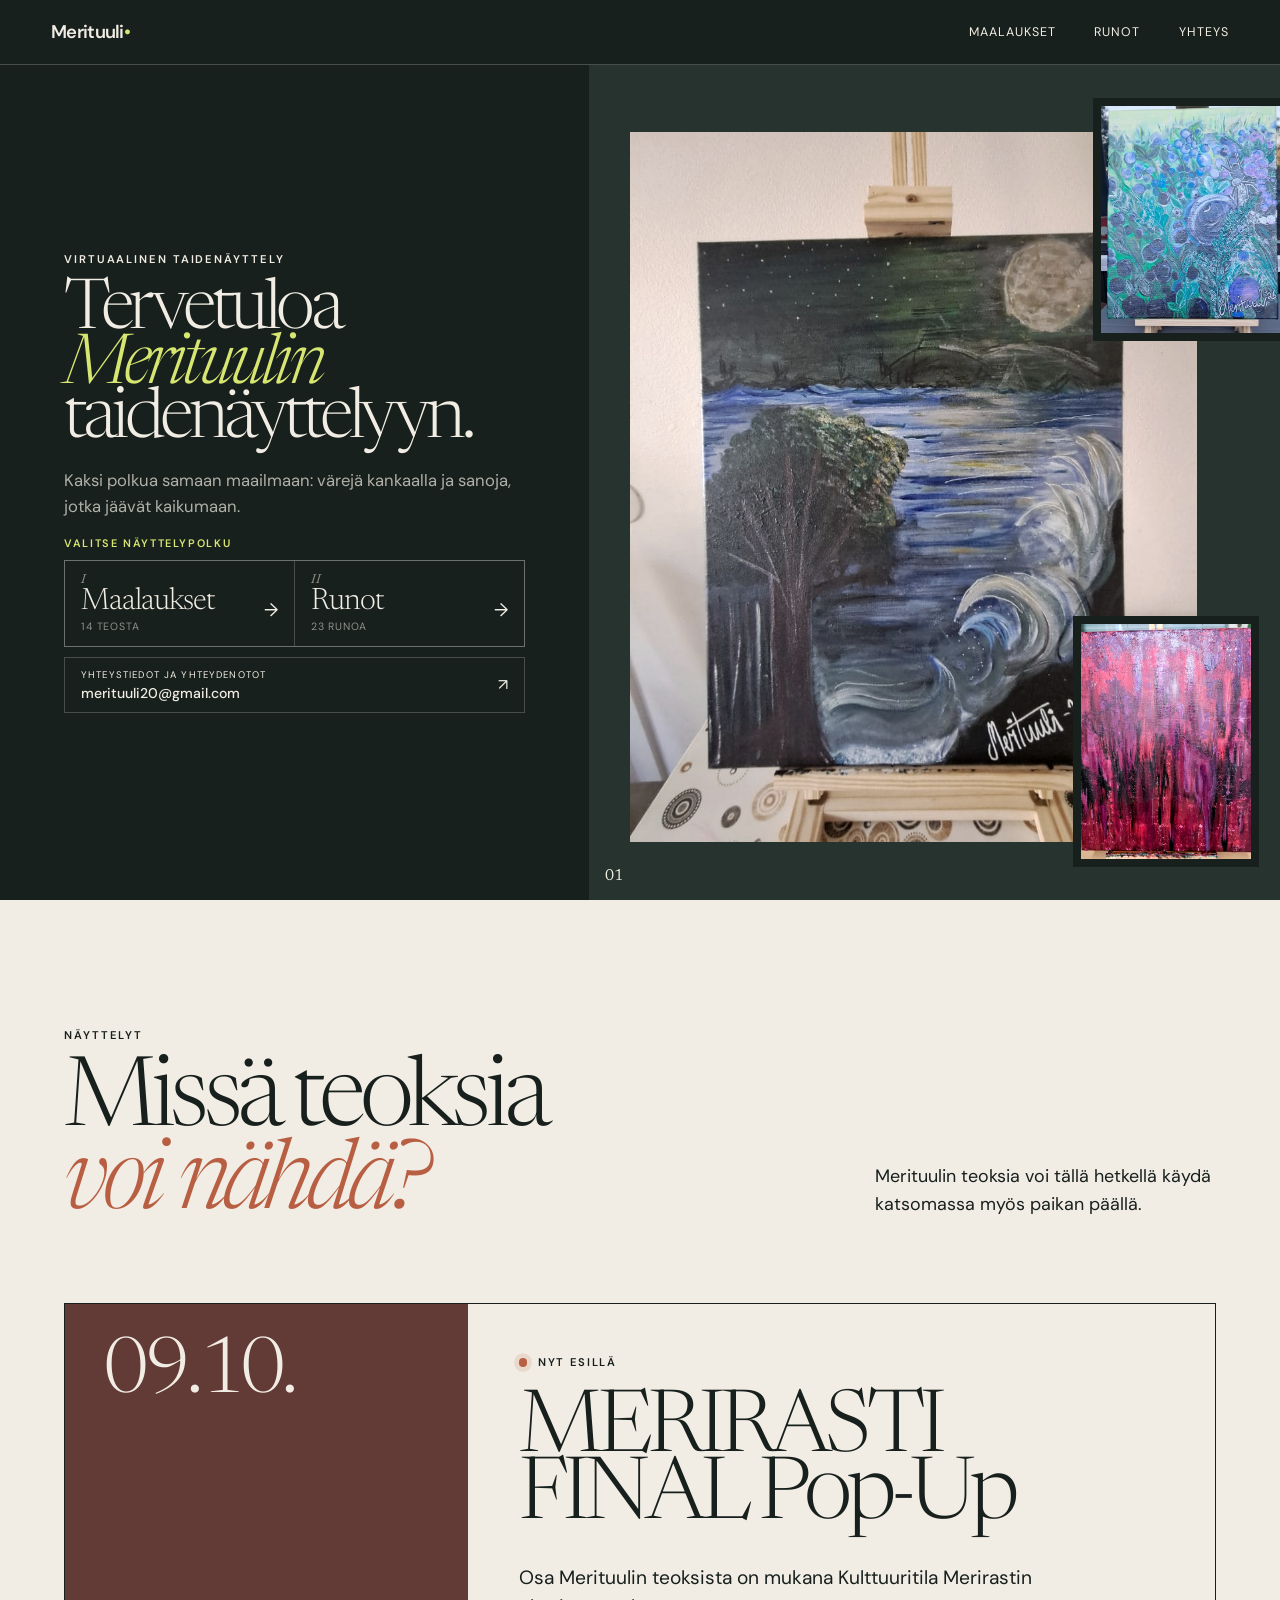
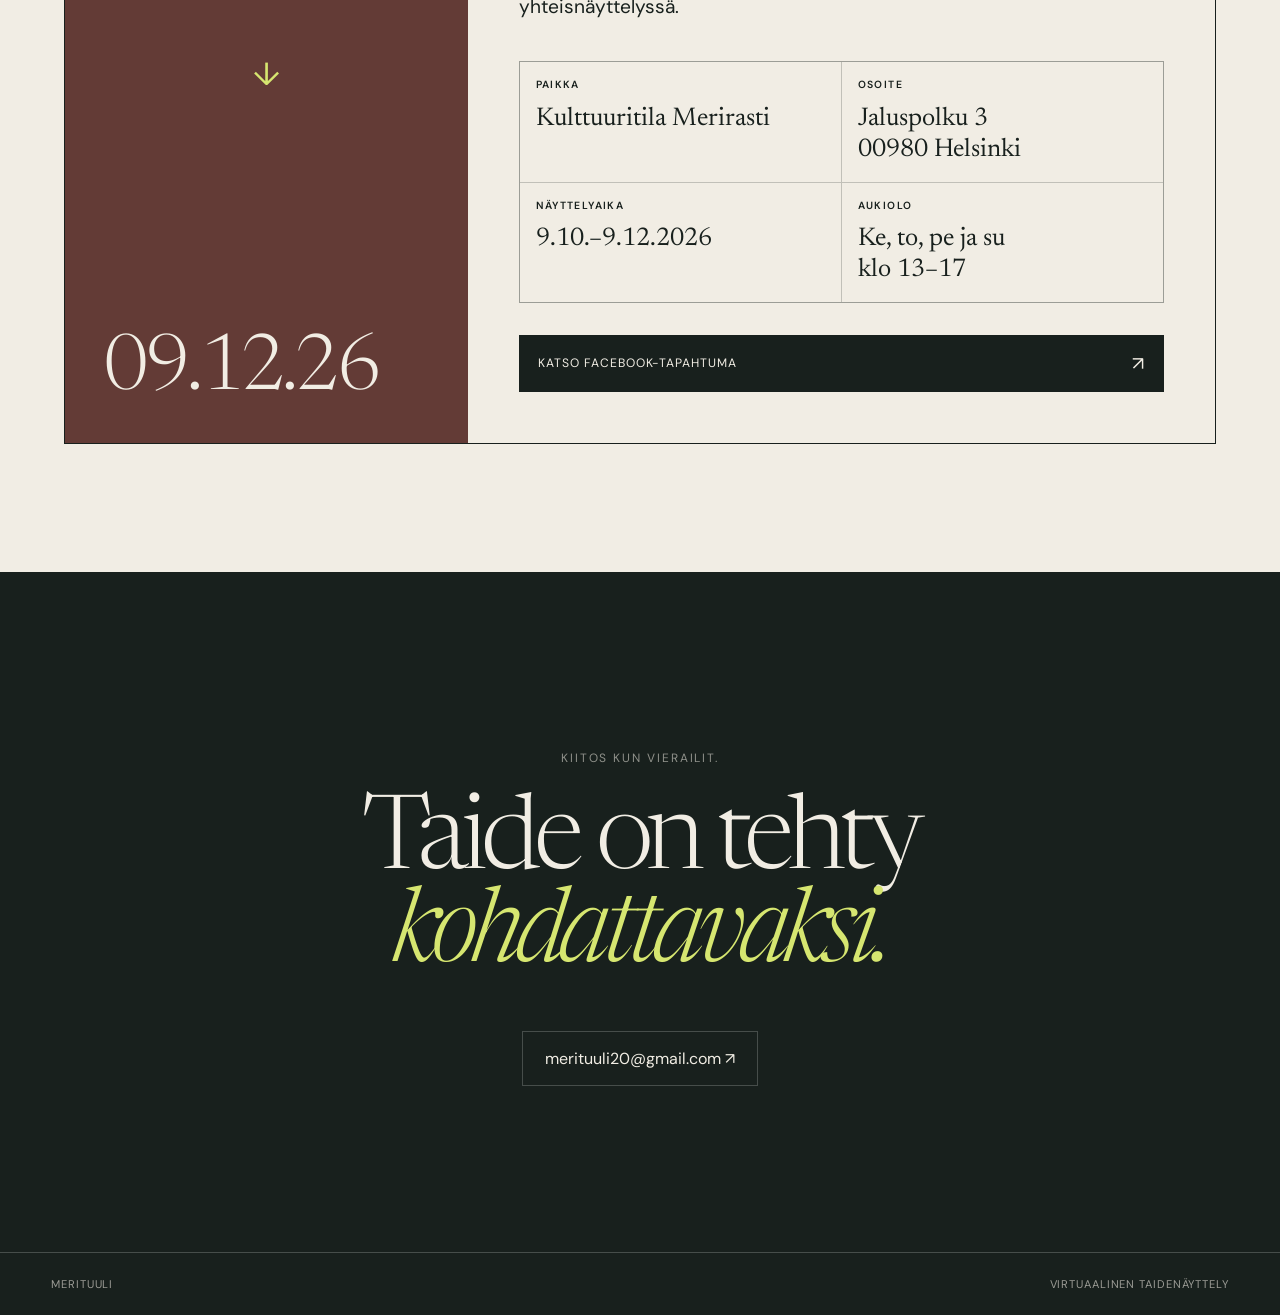
<file: index.html>
<!doctype html>
<html lang="fi">
<head>
  <meta charset="utf-8">
  <meta name="viewport" content="width=device-width, initial-scale=1">
  <meta name="description" content="Merituulin virtuaalinen taidenäyttely – maalauksia ja runoja.">
  <meta name="theme-color" content="#171d19">
  <title>Merituuli — virtuaalinen taidenäyttely</title>
  <link rel="icon" href="assets/favicon.svg" type="image/svg+xml">
  <link rel="stylesheet" href="styles.css?v=9">
  <script src="home.js?v=1" defer></script>
  <!-- Google tag (gtag.js) -->
  <script async src="https://www.googletagmanager.com/gtag/js?id=G-77CW31H95Y"></script>
  <script>
    window.dataLayer = window.dataLayer || [];
    function gtag(){dataLayer.push(arguments);}
    gtag('js', new Date());

    gtag('config', 'G-77CW31H95Y');
  </script>
</head>
<body class="home">
  <a class="skip-link" href="#sisalto">Siirry sisältöön</a>
  <header class="site-header">
    <a class="wordmark" href="index.html" aria-label="Merituuli, etusivu">Merituuli<span>•</span></a>
    <nav aria-label="Päänavigaatio">
      <a href="maalaukset.html">Maalaukset</a>
      <a href="runot.html">Runot</a>
      <a href="mailto:merituuli20@gmail.com">Yhteys</a>
    </nav>
  </header>

  <main id="sisalto">
    <section class="hero" aria-labelledby="hero-title">
      <div class="hero-copy">
        <p class="eyebrow">Virtuaalinen taidenäyttely</p>
        <h1 id="hero-title">Tervetuloa<br><em>Merituulin</em><br>taidenäyttelyyn.</h1>
        <p class="hero-intro">Kaksi polkua samaan maailmaan: värejä kankaalla ja sanoja, jotka jäävät kaikumaan.</p>

        <div class="hero-start" aria-label="Valitse näyttelypolku">
          <p class="hero-start-label">Valitse näyttelypolku</p>
          <div class="hero-choices">
            <a class="hero-choice hero-choice--paintings" href="maalaukset.html">
              <span>I</span>
              <strong>Maalaukset</strong>
              <small>14 teosta</small>
              <b aria-hidden="true">→</b>
            </a>
            <a class="hero-choice hero-choice--poems" href="runot.html">
              <span>II</span>
              <strong>Runot</strong>
              <small>23 runoa</small>
              <b aria-hidden="true">→</b>
            </a>
          </div>
          <a class="hero-contact" href="mailto:merituuli20@gmail.com">
            <span>Yhteystiedot ja yhteydenotot</span>
            <strong>merituuli20@gmail.com</strong>
            <b aria-hidden="true">↗</b>
          </a>
        </div>
      </div>
      <div class="hero-art" aria-label="Poimintoja Merituulin maalauksista">
        <figure class="hero-art-main">
          <img src="assets/images/tyhja-aalto.jpeg" alt="Tyhjä aalto -maalaus, kuun valaisema tumma merimaisema" fetchpriority="high">
        </figure>
        <figure class="hero-art-accent hero-art-accent--top">
          <img src="assets/images/mustikat.jpeg" alt="Yksityiskohta Mustikat-maalauksesta">
        </figure>
        <figure class="hero-art-accent hero-art-accent--bottom">
          <img src="assets/images/purple-rain.jpeg" alt="Yksityiskohta Purple rain -maalauksesta">
        </figure>
        <span class="hero-number" aria-hidden="true">01</span>
      </div>
    </section>

    <section class="exhibitions" id="nayttelyt" aria-labelledby="exhibitions-title" data-exhibitions hidden>
      <div class="exhibitions-intro">
        <div>
          <p class="eyebrow">Näyttelyt</p>
          <h2 id="exhibitions-title">Missä teoksia<br><em>voi nähdä?</em></h2>
        </div>
        <p>Merituulin teoksia voi tällä hetkellä käydä katsomassa myös paikan päällä.</p>
      </div>

      <article class="exhibition-card" data-exhibition-end="2026-12-09T17:00:00+02:00" hidden>
        <div class="exhibition-date" aria-label="Näyttely 9. lokakuuta – 9. joulukuuta 2026">
          <time datetime="2026-10-09">09.10.</time>
          <span aria-hidden="true">↓</span>
          <time datetime="2026-12-09">09.12.26</time>
        </div>
        <div class="exhibition-details">
          <p class="exhibition-status"><span aria-hidden="true"></span>Nyt esillä</p>
          <h3>MERIRASTI<br>FINAL Pop-Up</h3>
          <p class="exhibition-lead">Osa Merituulin teoksista on mukana Kulttuuritila Merirastin yhteisnäyttelyssä.</p>
          <dl>
            <div>
              <dt>Paikka</dt>
              <dd>Kulttuuritila Merirasti</dd>
            </div>
            <div>
              <dt>Osoite</dt>
              <dd>Jaluspolku 3<br>00980 Helsinki</dd>
            </div>
            <div>
              <dt>Näyttelyaika</dt>
              <dd><time datetime="2026-10-09">9.10.</time>–<time datetime="2026-12-09">9.12.2026</time></dd>
            </div>
            <div>
              <dt>Aukiolo</dt>
              <dd>Ke, to, pe ja su<br>klo 13–17</dd>
            </div>
          </dl>
          <a class="facebook-link" href="https://www.facebook.com/events/1655878799288100/1655878875954759/" target="_blank" rel="noopener noreferrer">
            Katso Facebook-tapahtuma <span aria-hidden="true">↗</span>
          </a>
        </div>
      </article>
    </section>

    <section class="invitation" aria-label="Yhteystiedot">
      <p>Kiitos kun vierailit.</p>
      <h2>Taide on tehty<br><em>kohdattavaksi.</em></h2>
      <a href="mailto:merituuli20@gmail.com">merituuli20@gmail.com <span aria-hidden="true">↗</span></a>
    </section>
  </main>

  <footer class="site-footer">
    <span>Merituuli</span>
    <span>Virtuaalinen taidenäyttely</span>
  </footer>
</body>
</html>
</file>
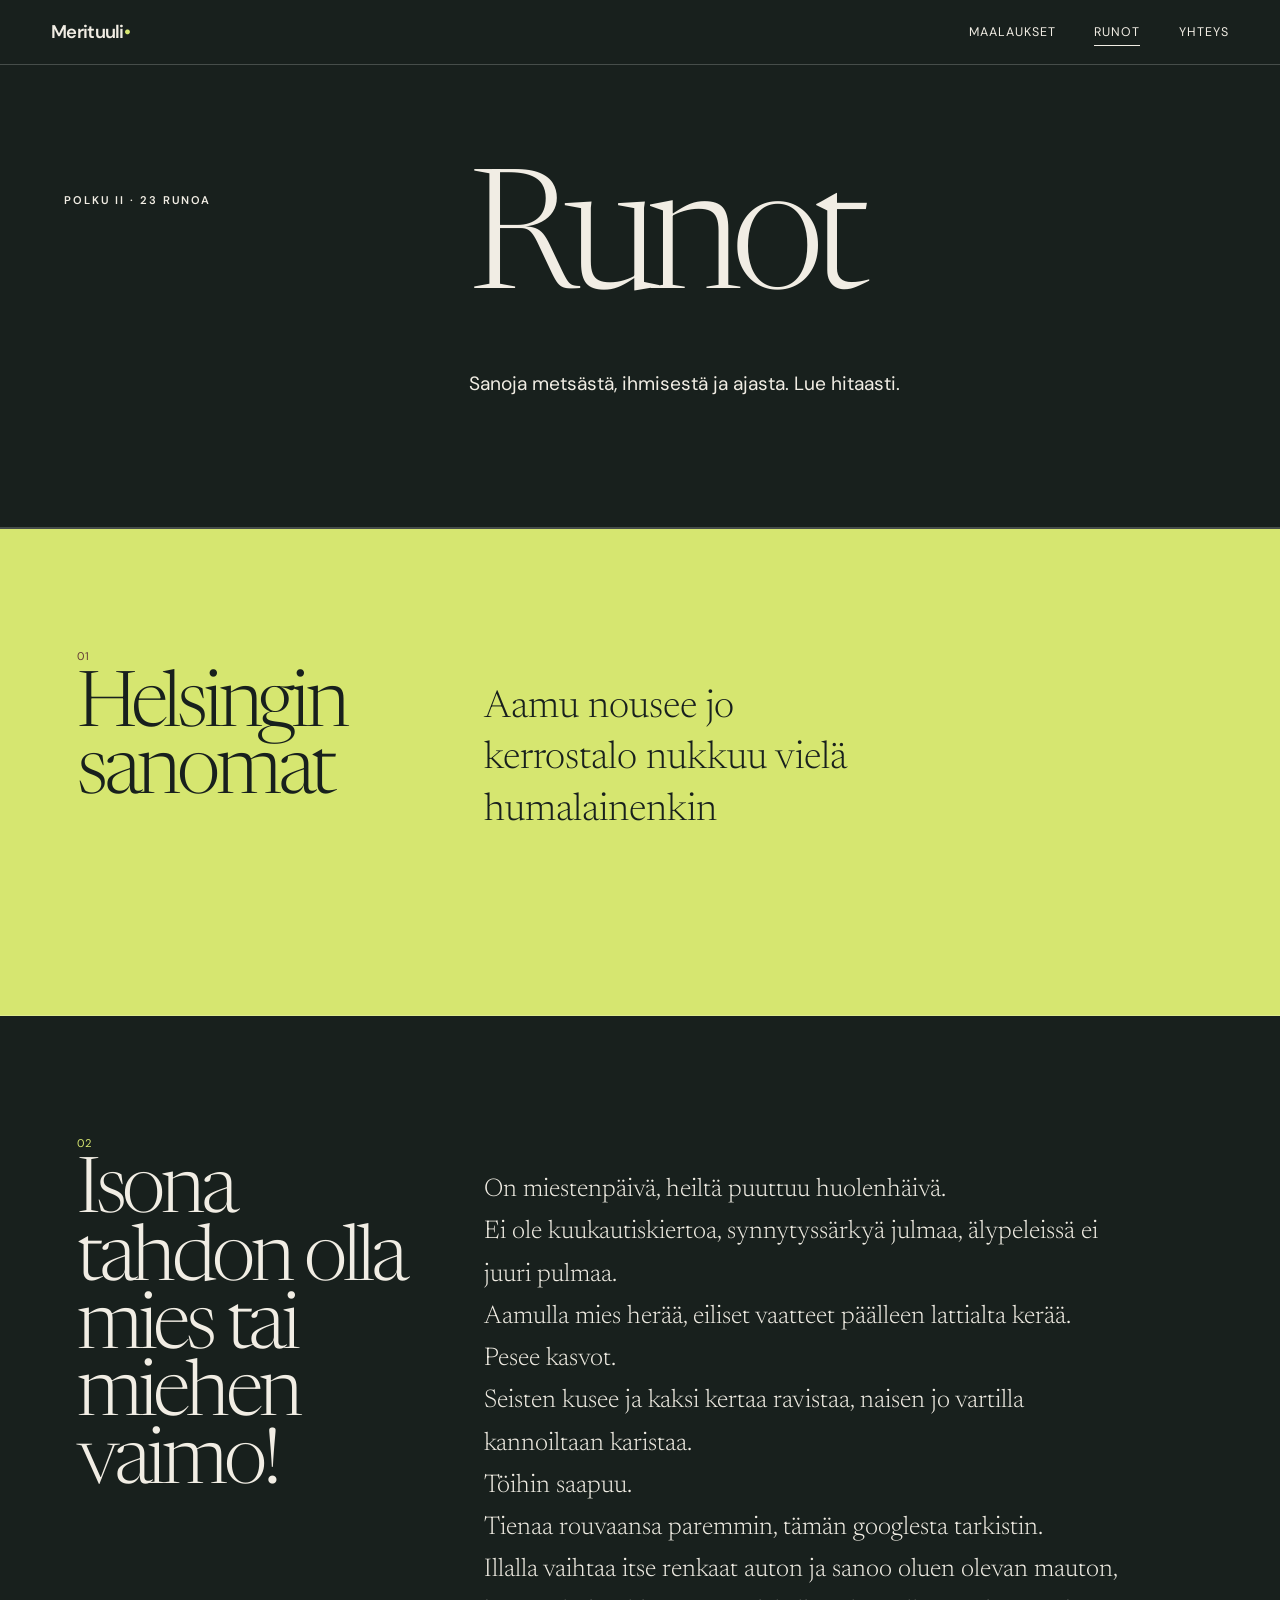
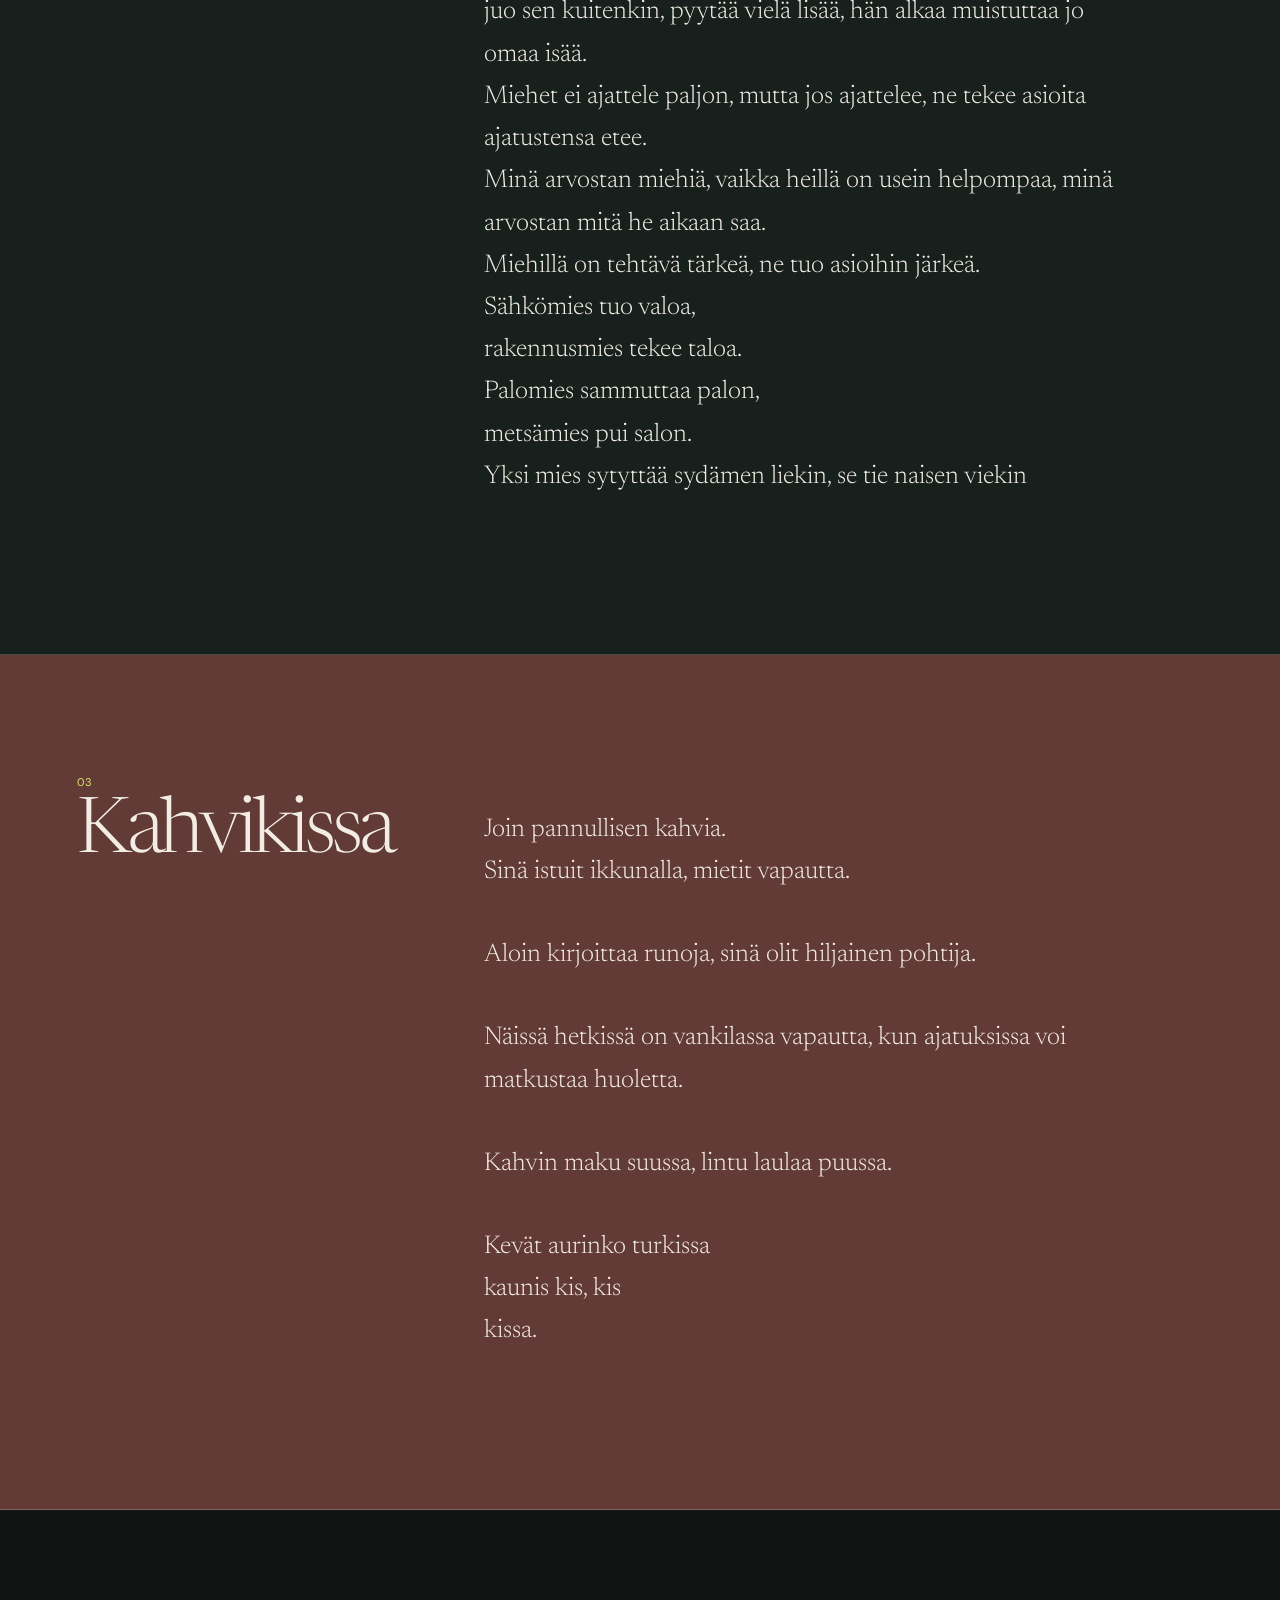
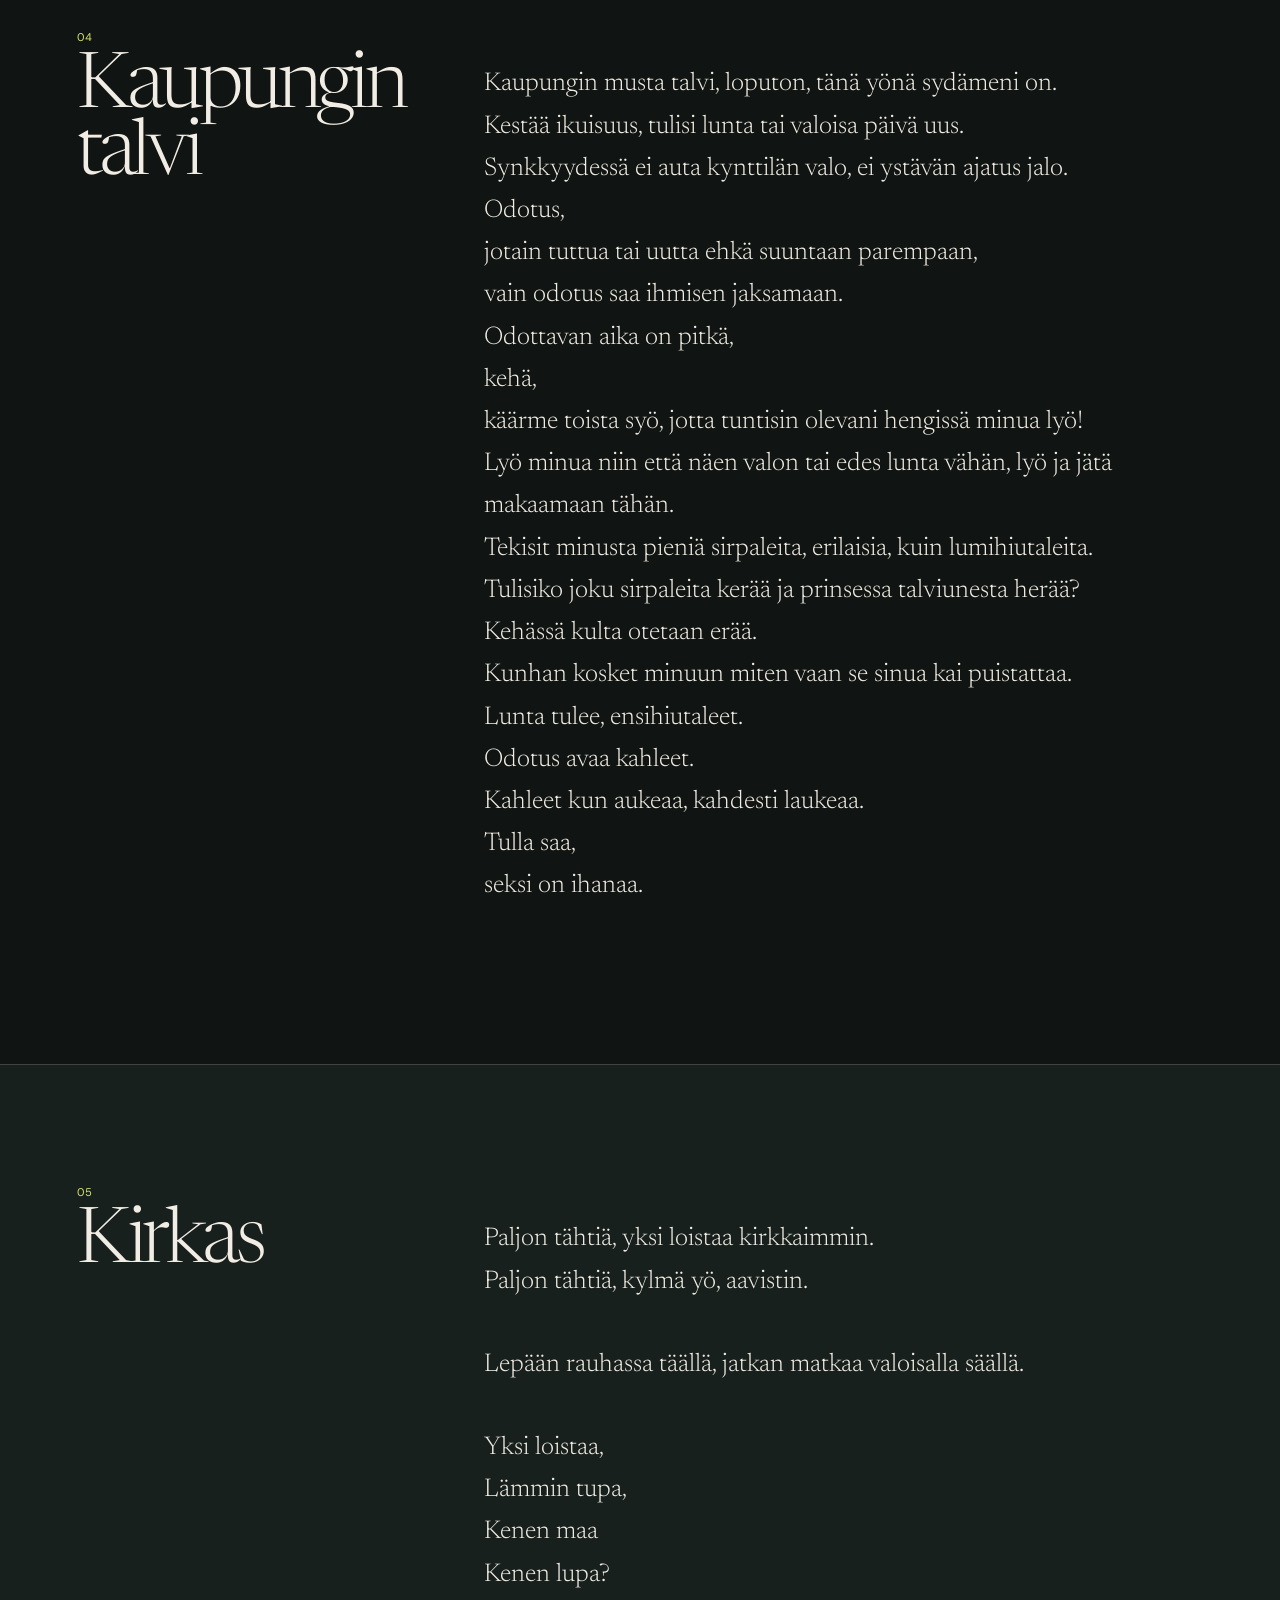
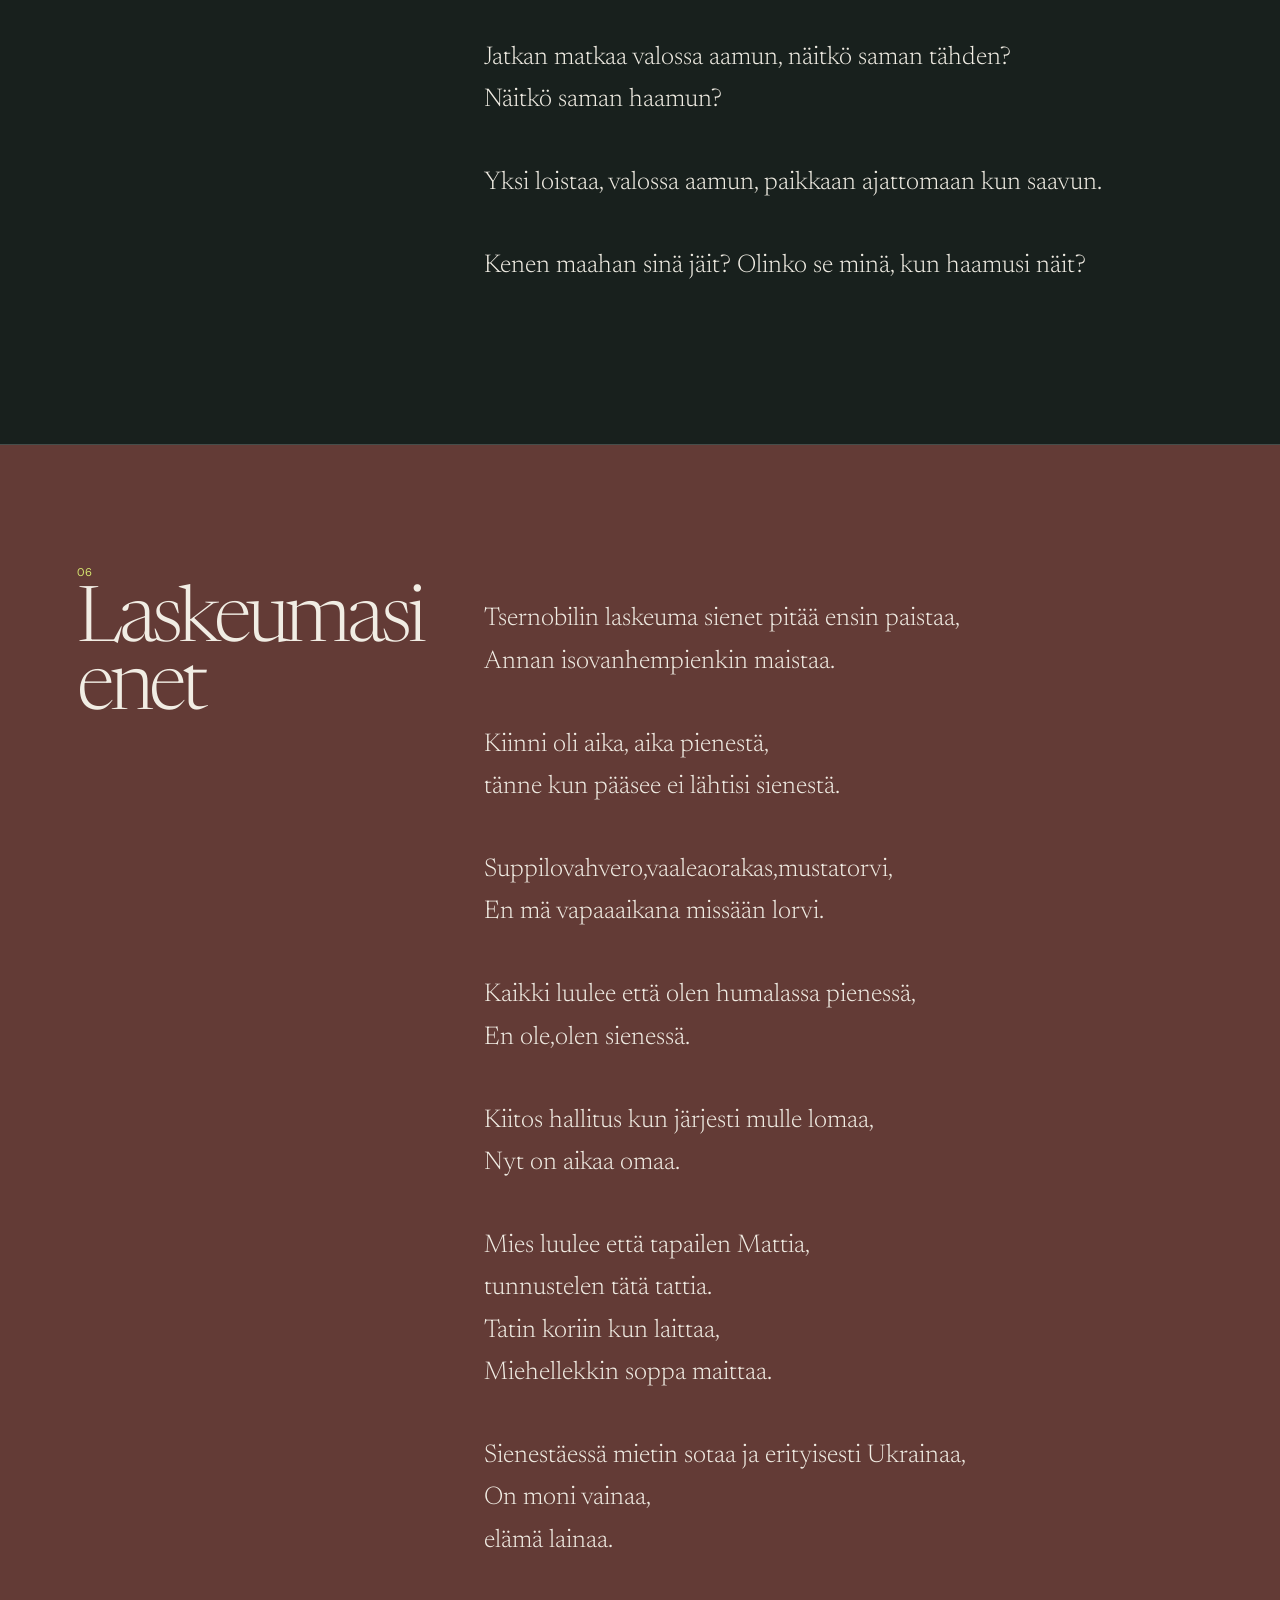
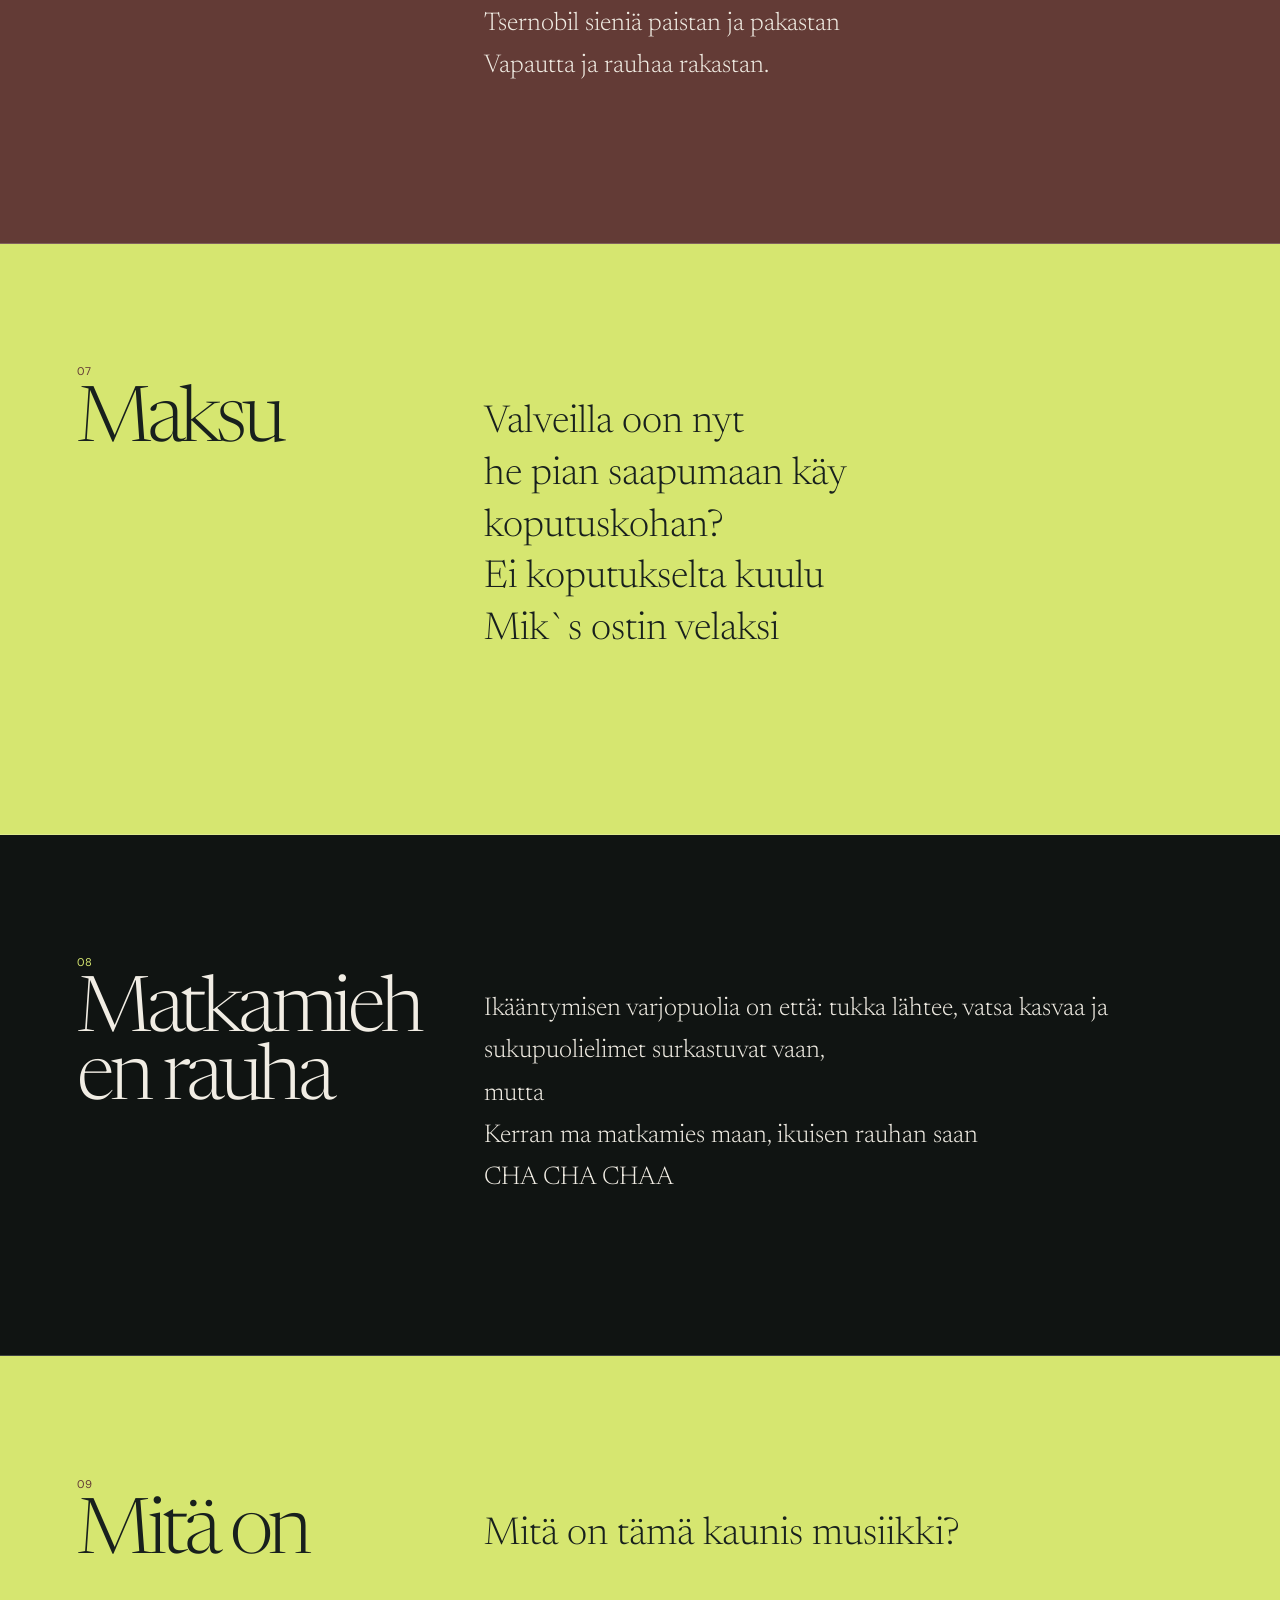
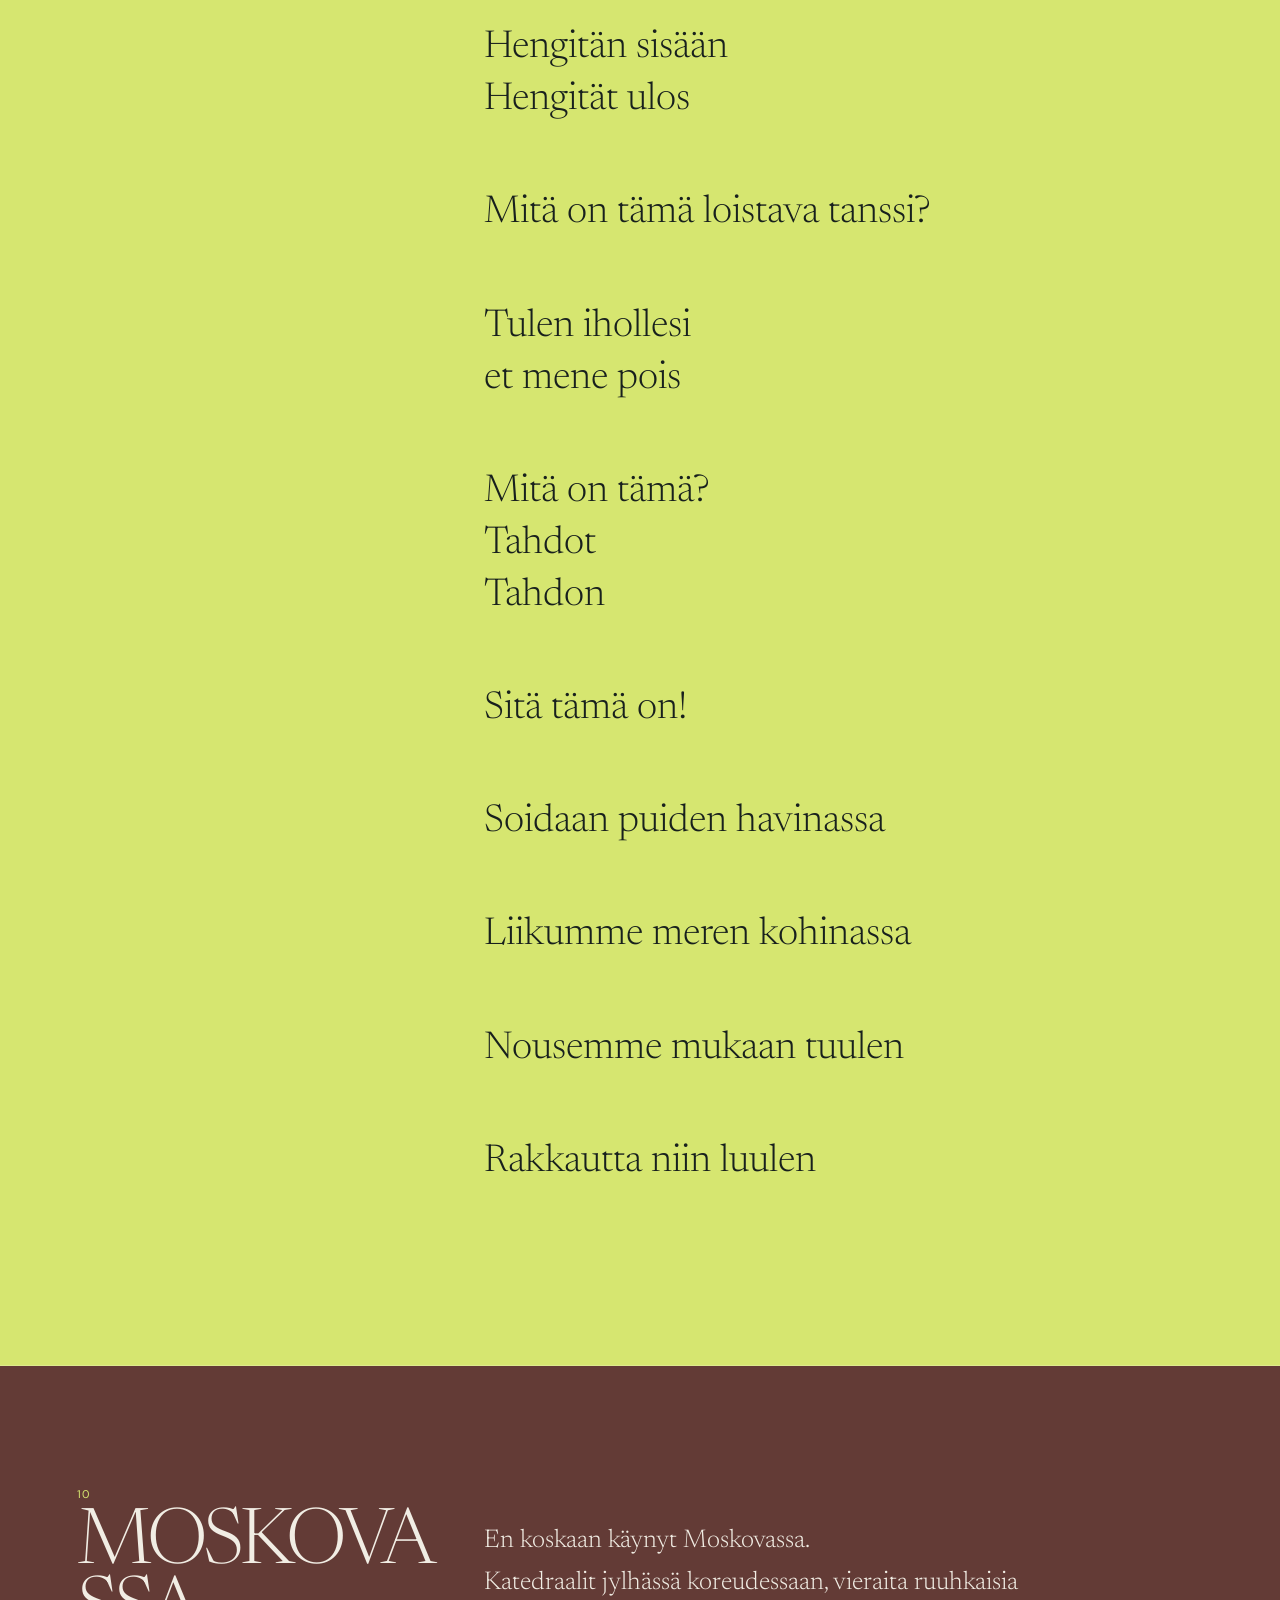
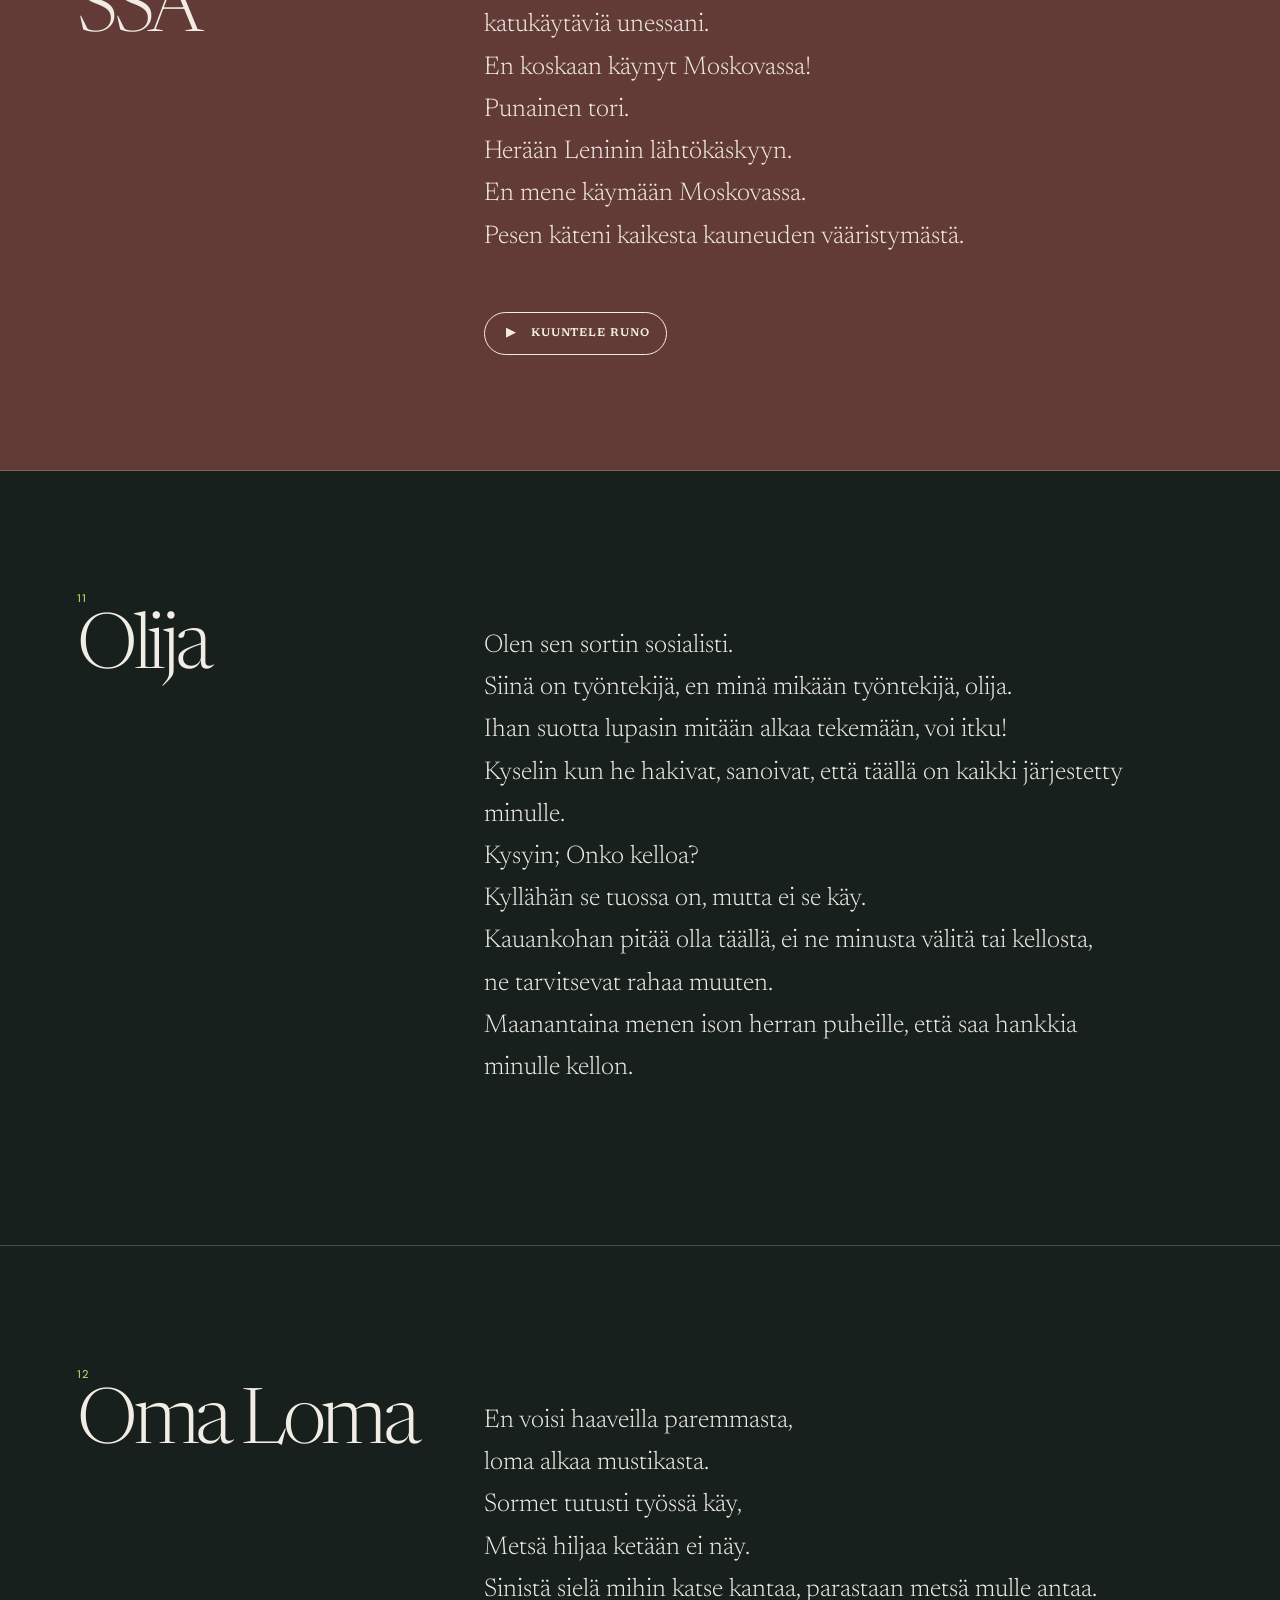
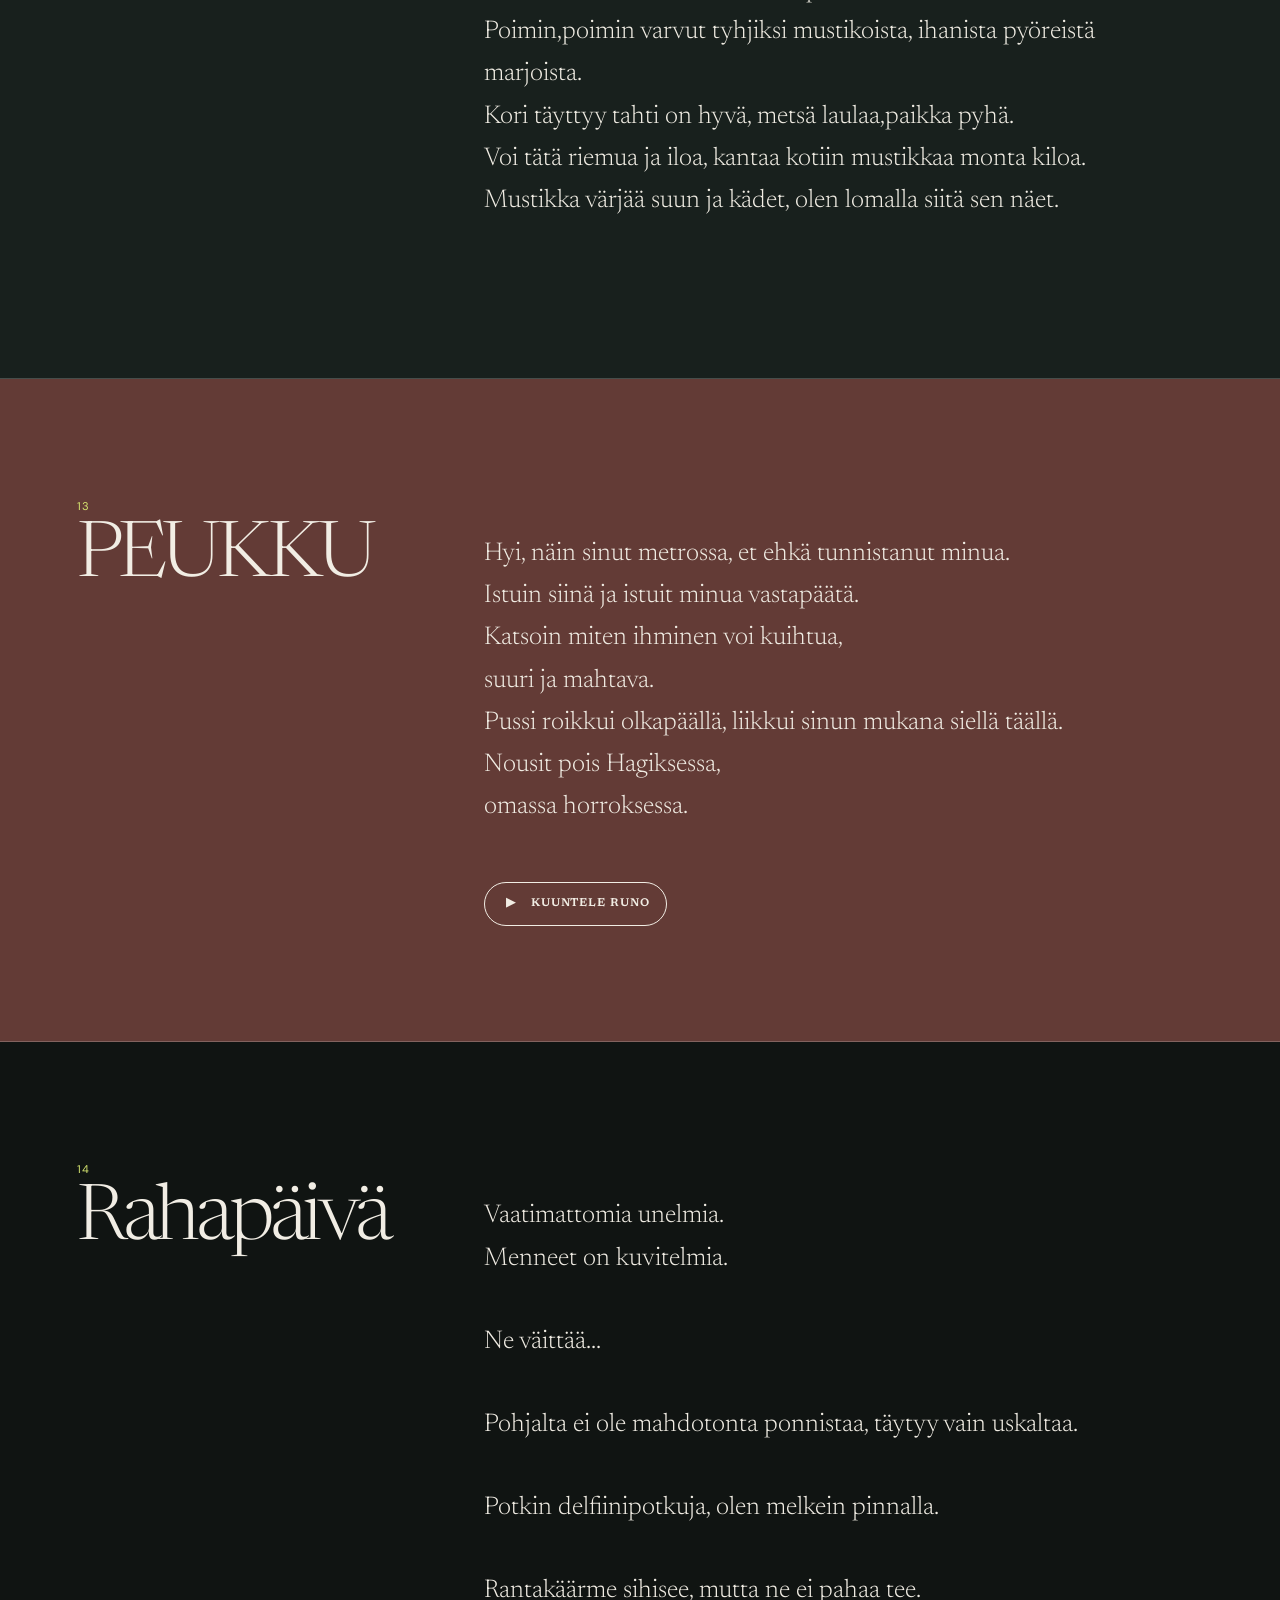
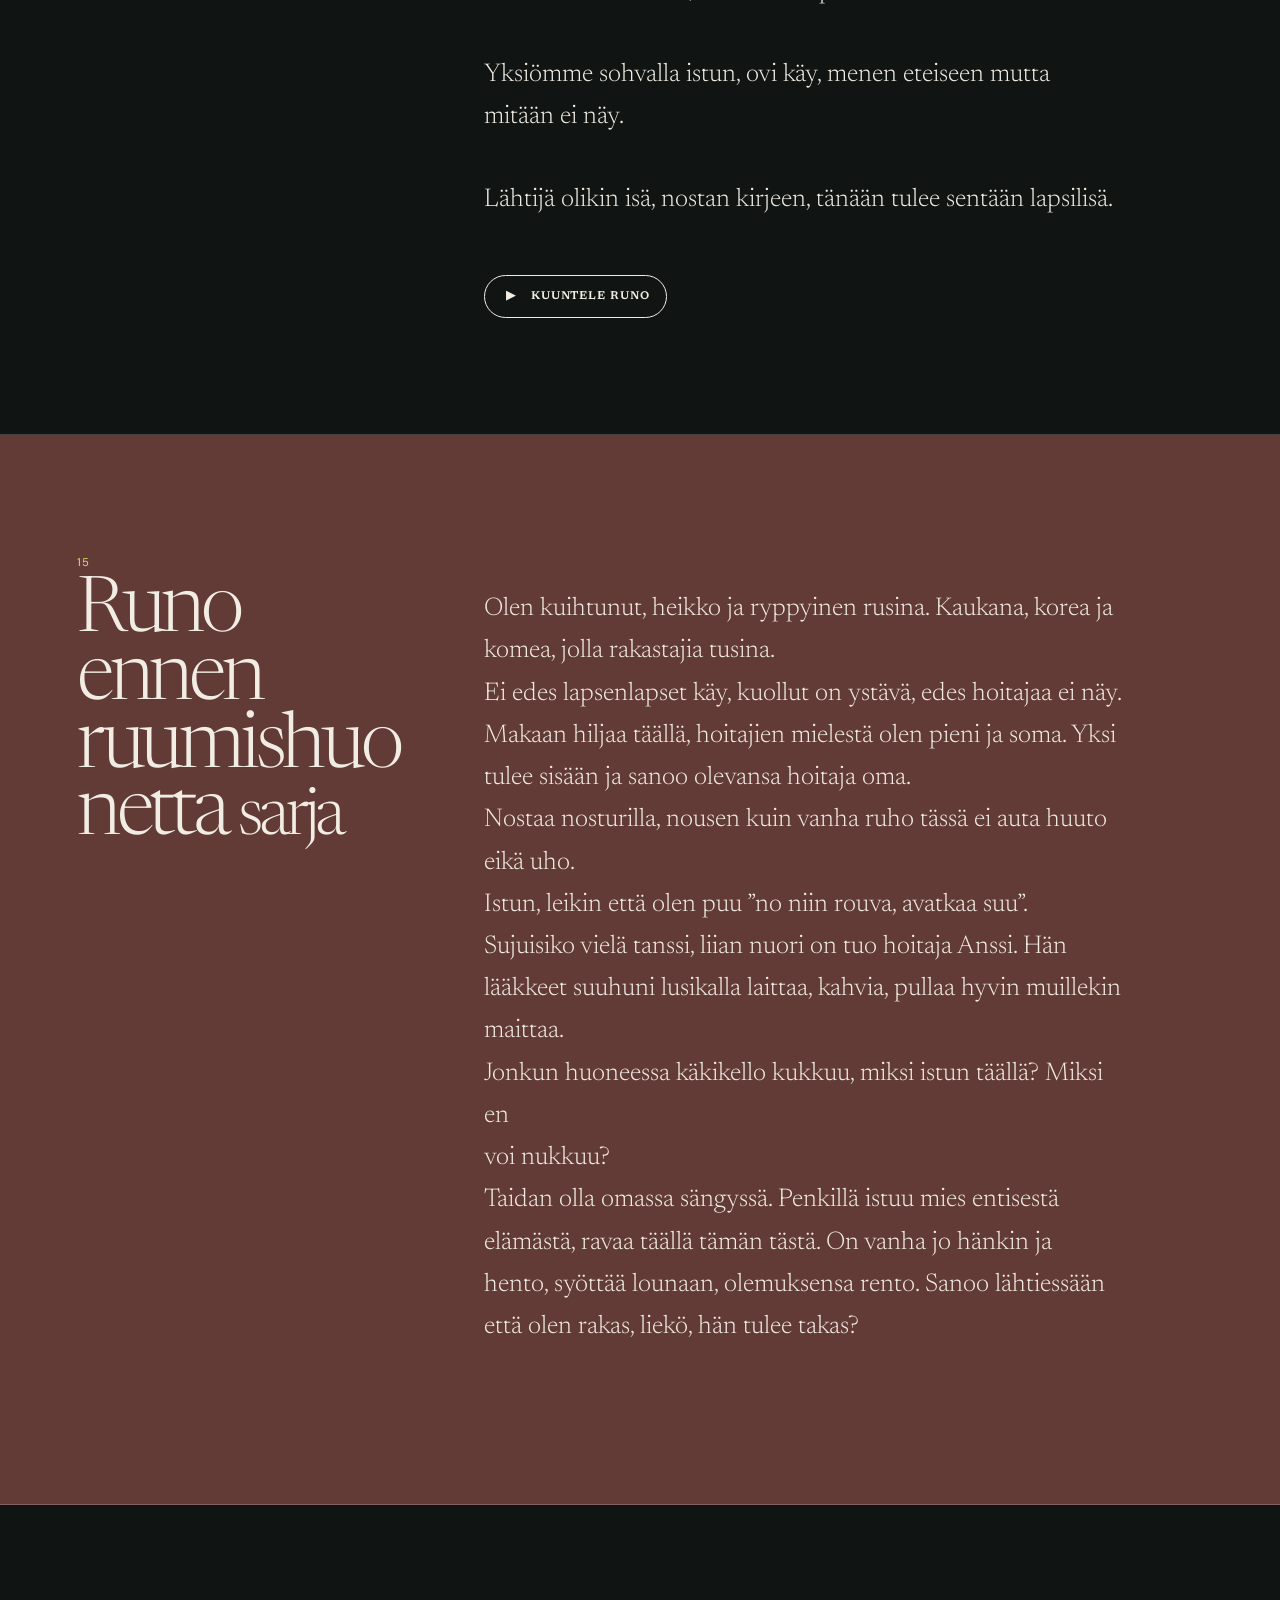
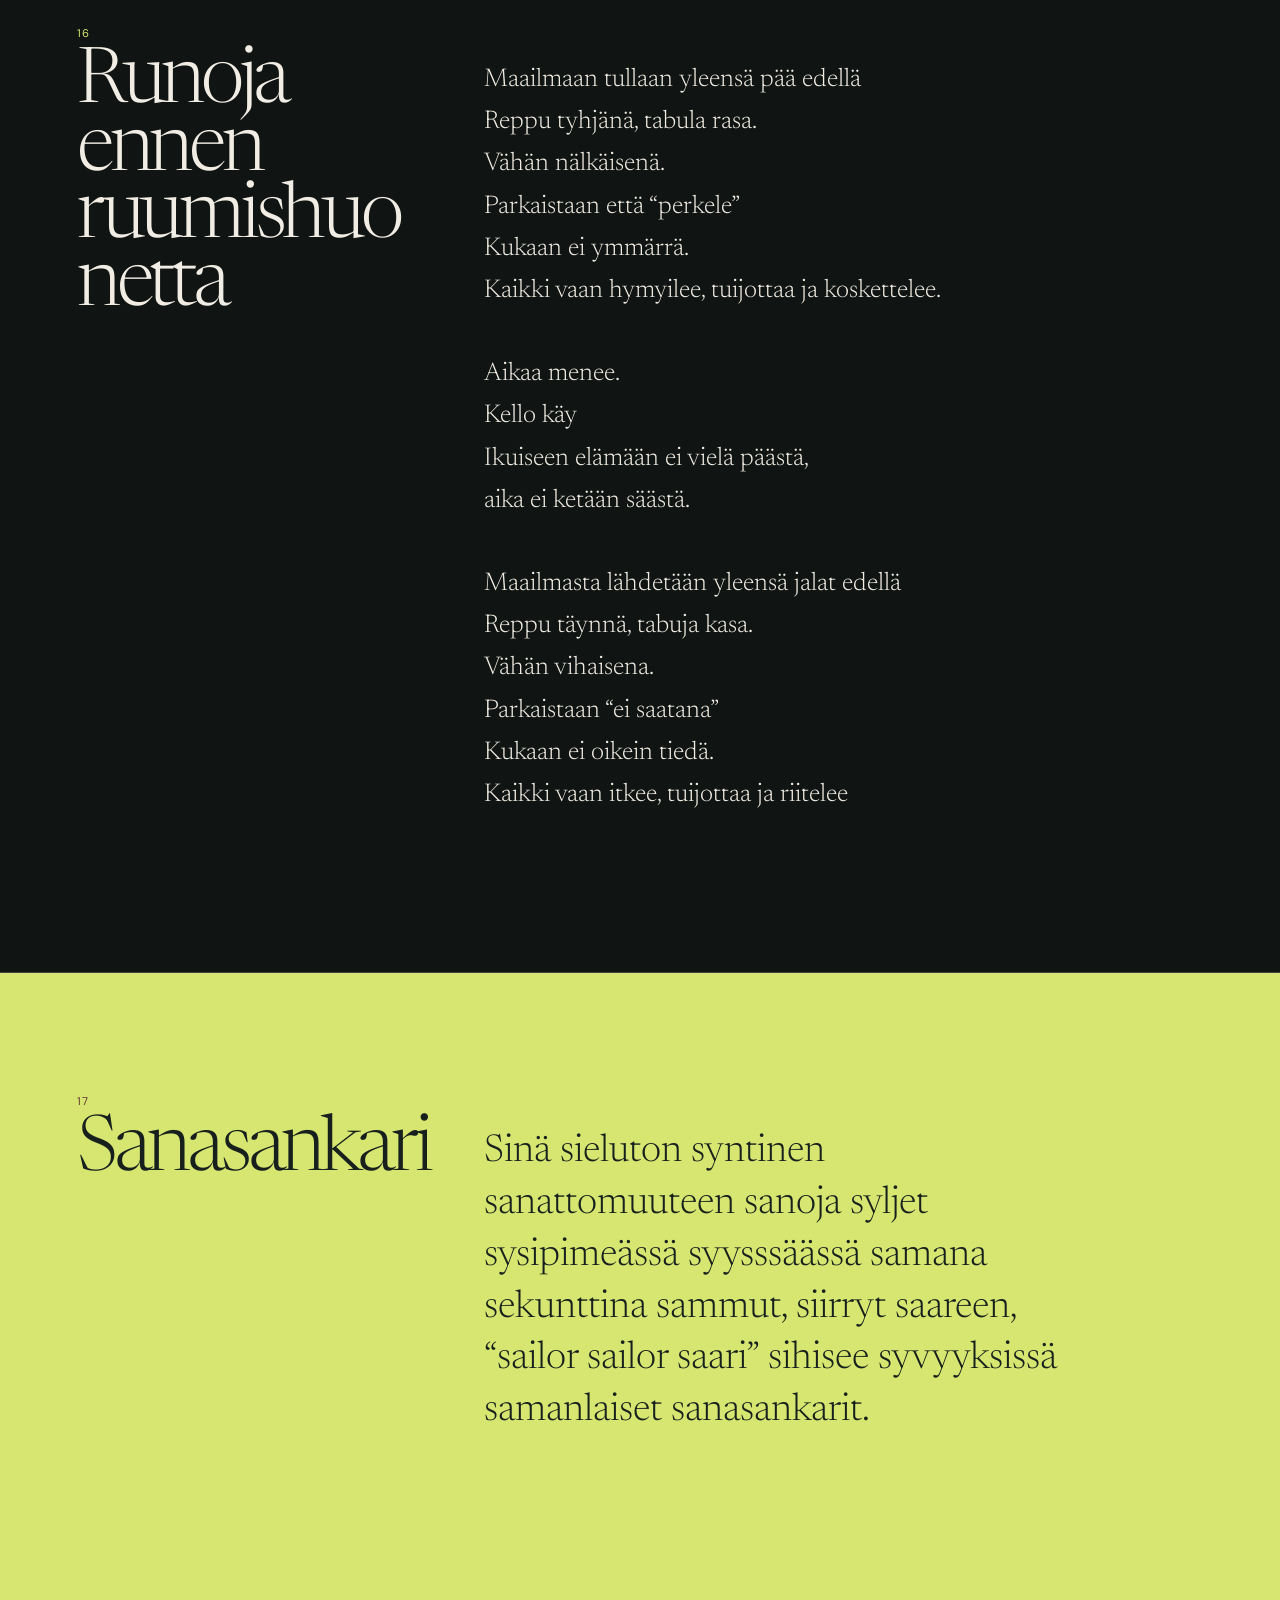
<file: runot.html>
<!doctype html>
<html lang="fi">
<head>
  <meta charset="utf-8">
  <meta name="viewport" content="width=device-width, initial-scale=1">
  <meta name="description" content="Merituulin runot – virtuaalinen taidenäyttely.">
  <meta name="theme-color" content="#17211e">
  <title>Runot — Merituuli</title>
  <link rel="icon" href="assets/favicon.svg" type="image/svg+xml">
  <link rel="stylesheet" href="styles.css?v=12">
  <script src="audio.js?v=2" defer></script>
  <!-- Google tag (gtag.js) -->
  <script async src="https://www.googletagmanager.com/gtag/js?id=G-77CW31H95Y"></script>
  <script>
    window.dataLayer = window.dataLayer || [];
    function gtag(){dataLayer.push(arguments);}
    gtag('js', new Date());

    gtag('config', 'G-77CW31H95Y');
  </script>
</head>
<body class="poems-page">
  <a class="skip-link" href="#sisalto">Siirry sisältöön</a>
  <header class="site-header">
    <a class="wordmark" href="index.html" aria-label="Merituuli, etusivu">Merituuli<span>•</span></a>
    <nav aria-label="Päänavigaatio">
      <a href="maalaukset.html">Maalaukset</a>
      <a class="active" href="runot.html" aria-current="page">Runot</a>
      <a href="mailto:merituuli20@gmail.com">Yhteys</a>
    </nav>
  </header>

  <main id="sisalto">
    <header class="collection-hero collection-hero--dark">
      <p class="eyebrow">Polku II · 23 runoa</p>
      <h1>Runot</h1>
      <p>Sanoja metsästä, ihmisestä ja ajasta. Lue hitaasti.</p>
    </header>

    <div class="poem-list">
      <article class="poem poem--narrow" id="helsingin-sanomat">
        <header><span>01</span><h2>Helsingin sanomat</h2></header>
        <div class="poem-text"><p>Aamu nousee jo<br>kerrostalo nukkuu vielä<br>humalainenkin</p></div>
      </article>

      <article class="poem" id="isona-tahdon-olla-mies-tai-miehen-vaimo">
        <header><span>02</span><h2>Isona tahdon olla mies tai miehen vaimo!</h2></header>
        <div class="poem-text"><p>On miestenpäivä, heiltä puuttuu huolenhäivä.<br>Ei ole kuukautiskiertoa, synnytyssärkyä julmaa, älypeleissä ei<br>juuri pulmaa.<br>Aamulla mies herää, eiliset vaatteet päälleen lattialta kerää.<br>Pesee kasvot.<br>Seisten kusee ja kaksi kertaa ravistaa, naisen jo vartilla<br>kannoiltaan karistaa.<br>Töihin saapuu.<br>Tienaa rouvaansa paremmin, tämän googlesta tarkistin.<br>Illalla vaihtaa itse renkaat auton ja sanoo oluen olevan mauton,<br>juo sen kuitenkin, pyytää vielä lisää, hän alkaa muistuttaa jo<br>omaa isää.<br>Miehet ei ajattele paljon, mutta jos ajattelee, ne tekee asioita<br>ajatustensa etee.<br>Minä arvostan miehiä, vaikka heillä on usein helpompaa, minä<br>arvostan mitä he aikaan saa.<br>Miehillä on tehtävä tärkeä, ne tuo asioihin järkeä.<br>Sähkömies tuo valoa,<br>rakennusmies tekee taloa.<br>Palomies sammuttaa palon,<br>metsämies pui salon.<br>Yksi mies sytyttää sydämen liekin, se tie naisen viekin</p></div>
      </article>

      <article class="poem poem--warm" id="kahvikissa">
        <header><span>03</span><h2>Kahvikissa</h2></header>
        <div class="poem-text"><p>Join pannullisen kahvia.<br>Sinä istuit ikkunalla, mietit vapautta.</p>
<p>Aloin kirjoittaa runoja, sinä olit hiljainen pohtija.</p>
<p>Näissä hetkissä on vankilassa vapautta, kun ajatuksissa voi<br>matkustaa huoletta.</p>
<p>Kahvin maku suussa, lintu laulaa puussa.</p>
<p>Kevät aurinko turkissa<br>kaunis kis, kis<br>kissa.</p></div>
      </article>

      <article class="poem poem--ink" id="kaupungin-talvi">
        <header><span>04</span><h2>Kaupungin talvi</h2></header>
        <div class="poem-text"><p>Kaupungin musta talvi, loputon, tänä yönä sydämeni on.<br>Kestää ikuisuus, tulisi lunta tai valoisa päivä uus.<br>Synkkyydessä ei auta kynttilän valo, ei ystävän ajatus jalo.<br>Odotus,<br>jotain tuttua tai uutta ehkä suuntaan parempaan,<br>vain odotus saa ihmisen jaksamaan.<br>Odottavan aika on pitkä,<br>kehä,<br>käärme toista syö, jotta tuntisin olevani hengissä minua lyö!<br>Lyö minua niin että näen valon tai edes lunta vähän, lyö ja jätä<br>makaamaan tähän.<br>Tekisit minusta pieniä sirpaleita, erilaisia, kuin lumihiutaleita.<br>Tulisiko joku sirpaleita kerää ja prinsessa talviunesta herää?<br>Kehässä kulta otetaan erää.<br>Kunhan kosket minuun miten vaan se sinua kai puistattaa.<br>Lunta tulee, ensihiutaleet.<br>Odotus avaa kahleet.<br>Kahleet kun aukeaa, kahdesti laukeaa.<br>Tulla saa,<br>seksi on ihanaa.</p></div>
      </article>

      <article class="poem" id="kirkas">
        <header><span>05</span><h2>Kirkas</h2></header>
        <div class="poem-text"><p>Paljon tähtiä, yksi loistaa kirkkaimmin.<br>Paljon tähtiä, kylmä yö, aavistin.</p>
<p>Lepään rauhassa täällä, jatkan matkaa valoisalla säällä.</p>
<p>Yksi loistaa,<br>Lämmin tupa,<br>Kenen maa<br>Kenen lupa?</p>
<p>Jatkan matkaa valossa aamun, näitkö saman tähden?<br>Näitkö saman haamun?</p>
<p>Yksi loistaa, valossa aamun, paikkaan ajattomaan kun saavun.</p>
<p>Kenen maahan sinä jäit? Olinko se minä, kun haamusi näit?</p></div>
      </article>

      <article class="poem poem--warm" id="laskeumasienet">
        <header><span>06</span><h2>Laskeumasienet</h2></header>
        <div class="poem-text"><p>Tsernobilin laskeuma sienet pitää ensin paistaa,<br>Annan isovanhempienkin maistaa.</p>
<p>Kiinni oli aika, aika pienestä,<br>tänne kun pääsee ei lähtisi sienestä.</p>
<p>Suppilovahvero,vaaleaorakas,mustatorvi,<br>En mä vapaaaikana missään lorvi.</p>
<p>Kaikki luulee että olen humalassa pienessä,<br>En ole,olen sienessä.</p>
<p>Kiitos hallitus kun järjesti mulle lomaa,<br>Nyt on aikaa omaa.</p>
<p>Mies luulee että tapailen Mattia,<br>tunnustelen tätä tattia.<br>Tatin koriin kun laittaa,<br>Miehellekkin soppa maittaa.</p>
<p>Sienestäessä mietin sotaa ja erityisesti Ukrainaa,<br>On moni vainaa,<br>elämä lainaa.</p>
<p>Tsernobil sieniä paistan ja pakastan<br>Vapautta ja rauhaa rakastan.</p></div>
      </article>

      <article class="poem poem--narrow" id="maksu">
        <header><span>07</span><h2>Maksu</h2></header>
        <div class="poem-text"><p>Valveilla oon nyt<br>he pian saapumaan käy<br>koputuskohan?<br>Ei koputukselta kuulu<br>Mik`s ostin velaksi</p></div>
      </article>

      <article class="poem poem--ink" id="matkamiehen-rauha">
        <header><span>08</span><h2>Matkamiehen rauha</h2></header>
        <div class="poem-text"><p>Ikääntymisen varjopuolia on että: tukka lähtee, vatsa kasvaa ja<br>sukupuolielimet surkastuvat vaan,<br>mutta<br>Kerran ma matkamies maan, ikuisen rauhan saan<br>CHA CHA CHAA</p></div>
      </article>

      <article class="poem poem--narrow" id="mita-on">
        <header><span>09</span><h2>Mitä on</h2></header>
        <div class="poem-text"><p>Mitä on tämä kaunis musiikki?</p>
<p>Hengitän sisään<br>Hengität ulos</p>
<p>Mitä on tämä loistava tanssi?</p>
<p>Tulen ihollesi<br>et mene pois</p>
<p>Mitä on tämä?<br>Tahdot<br>Tahdon</p>
<p>Sitä tämä on!</p>
<p>Soidaan puiden havinassa</p>
<p>Liikumme meren kohinassa</p>
<p>Nousemme mukaan tuulen</p>
<p>Rakkautta niin luulen</p></div>
      </article>

      <article class="poem poem--warm" id="moskovassa">
        <header><span>10</span><h2>MOSKOVASSA</h2></header>
        <div class="poem-text"><p>En koskaan käynyt Moskovassa.<br>Katedraalit jylhässä koreudessaan, vieraita ruuhkaisia<br>katukäytäviä unessani.<br>En koskaan käynyt Moskovassa!<br>Punainen tori.<br>Herään Leninin lähtökäskyyn.<br>En mene käymään Moskovassa.<br>Pesen käteni kaikesta kauneuden vääristymästä.</p>
        <button class="audio-button" type="button" data-audio="assets/audio/moskovassa.ogg" data-audio-title="Moskovassa" aria-label="Kuuntele runo Moskovassa" aria-pressed="false">
          <span class="audio-button__icon" data-audio-icon aria-hidden="true">▶</span>
          <span data-audio-label>Kuuntele runo</span>
        </button></div>
      </article>

      <article class="poem" id="olija">
        <header><span>11</span><h2>Olija</h2></header>
        <div class="poem-text"><p>Olen sen sortin sosialisti.<br>Siinä on työntekijä, en minä mikään työntekijä, olija.<br>Ihan suotta lupasin mitään alkaa tekemään, voi itku!<br>Kyselin kun he hakivat, sanoivat, että täällä on kaikki järjestetty<br>minulle.<br>Kysyin; Onko kelloa?<br>Kyllähän se tuossa on, mutta ei se käy.<br>Kauankohan pitää olla täällä, ei ne minusta välitä tai kellosta,<br>ne tarvitsevat rahaa muuten.<br>Maanantaina menen ison herran puheille, että saa hankkia<br>minulle kellon.</p></div>
      </article>

      <article class="poem" id="oma-loma">
        <header><span>12</span><h2>Oma Loma</h2></header>
        <div class="poem-text"><p>En voisi haaveilla paremmasta,<br>loma alkaa mustikasta.<br>Sormet tutusti työssä käy,<br>Metsä hiljaa ketään ei näy.<br>Sinistä sielä mihin katse kantaa, parastaan metsä mulle antaa.<br>Poimin,poimin varvut tyhjiksi mustikoista, ihanista pyöreistä marjoista.<br>Kori täyttyy tahti on hyvä, metsä laulaa,paikka pyhä.<br>Voi tätä riemua ja iloa, kantaa kotiin mustikkaa monta kiloa.<br>Mustikka värjää suun ja kädet, olen lomalla siitä sen näet.</p></div>
      </article>

      <article class="poem poem--warm" id="peukku">
        <header><span>13</span><h2>PEUKKU</h2></header>
        <div class="poem-text"><p>Hyi, näin sinut metrossa, et ehkä tunnistanut minua.<br>Istuin siinä ja istuit minua vastapäätä.<br>Katsoin miten ihminen voi kuihtua,<br>suuri ja mahtava.<br>Pussi roikkui olkapäällä, liikkui sinun mukana siellä täällä.<br>Nousit pois Hagiksessa,<br>omassa horroksessa.</p>
        <button class="audio-button" type="button" data-audio="assets/audio/peukku.ogg" data-audio-title="Peukku" aria-label="Kuuntele runo Peukku" aria-pressed="false">
          <span class="audio-button__icon" data-audio-icon aria-hidden="true">▶</span>
          <span data-audio-label>Kuuntele runo</span>
        </button></div>
      </article>

      <article class="poem poem--ink" id="rahapaiva">
        <header><span>14</span><h2>Rahapäivä</h2></header>
        <div class="poem-text"><p>Vaatimattomia unelmia.<br>Menneet on kuvitelmia.</p>
<p>Ne väittää...</p>
<p>Pohjalta ei ole mahdotonta ponnistaa, täytyy vain uskaltaa.</p>
<p>Potkin delfiinipotkuja, olen melkein pinnalla.</p>
<p>Rantakäärme sihisee, mutta ne ei pahaa tee.</p>
<p>Yksiömme sohvalla istun, ovi käy, menen eteiseen mutta mitään ei näy.</p>
<p>Lähtijä olikin isä, nostan kirjeen, tänään tulee sentään lapsilisä.</p>
        <button class="audio-button" type="button" data-audio="assets/audio/rahapaiva.ogg" data-audio-title="Rahapäivä" aria-label="Kuuntele runo Rahapäivä" aria-pressed="false">
          <span class="audio-button__icon" data-audio-icon aria-hidden="true">▶</span>
          <span data-audio-label>Kuuntele runo</span>
        </button></div>
      </article>

      <article class="poem poem--warm" id="runo-ennen-ruumishuonetta-sarja">
        <header><span>15</span><h2>Runo ennen ruumishuonetta <small>sarja</small></h2></header>
        <div class="poem-text"><p>Olen kuihtunut, heikko ja ryppyinen rusina. Kaukana, korea ja<br>komea, jolla rakastajia tusina.<br>Ei edes lapsenlapset käy, kuollut on ystävä, edes hoitajaa ei näy.<br>Makaan hiljaa täällä, hoitajien mielestä olen pieni ja soma. Yksi<br>tulee sisään ja sanoo olevansa hoitaja oma.<br>Nostaa nosturilla, nousen kuin vanha ruho tässä ei auta huuto<br>eikä uho.<br>Istun, leikin että olen puu ”no niin rouva, avatkaa suu”.<br>Sujuisiko vielä tanssi, liian nuori on tuo hoitaja Anssi. Hän<br>lääkkeet suuhuni lusikalla laittaa, kahvia, pullaa hyvin muillekin<br>maittaa.<br>Jonkun huoneessa käkikello kukkuu, miksi istun täällä? Miksi en<br>voi nukkuu?<br>Taidan olla omassa sängyssä. Penkillä istuu mies entisestä<br>elämästä, ravaa täällä tämän tästä. On vanha jo hänkin ja<br>hento, syöttää lounaan, olemuksensa rento. Sanoo lähtiessään<br>että olen rakas, liekö, hän tulee takas?</p></div>
      </article>

      <article class="poem poem--ink" id="runoja-ennen-ruumishuonetta">
        <header><span>16</span><h2>Runoja ennen ruumishuonetta</h2></header>
        <div class="poem-text"><p>Maailmaan tullaan yleensä pää edellä<br>Reppu tyhjänä, tabula rasa.<br>Vähän nälkäisenä.<br>Parkaistaan että “perkele”<br>Kukaan ei ymmärrä.<br>Kaikki vaan hymyilee, tuijottaa ja koskettelee.</p>
<p>Aikaa menee.<br>Kello käy<br>Ikuiseen elämään ei vielä päästä,<br>aika ei ketään säästä.</p>
<p>Maailmasta lähdetään yleensä jalat edellä<br>Reppu täynnä, tabuja kasa.<br>Vähän vihaisena.<br>Parkaistaan “ei saatana”<br>Kukaan ei oikein tiedä.<br>Kaikki vaan itkee, tuijottaa ja riitelee</p></div>
      </article>

      <article class="poem poem--narrow" id="sanasankari">
        <header><span>17</span><h2>Sanasankari</h2></header>
        <div class="poem-text"><p>Sinä sieluton syntinen sanattomuuteen sanoja syljet sysipimeässä syysssäässä samana sekunttina sammut, siirryt saareen, “sailor sailor saari” sihisee syvyyksissä samanlaiset sanasankarit.</p></div>
      </article>

      <article class="poem" id="sieni-ja-puu">
        <header><span>18</span><h2>Sieni ja puu</h2></header>
        <div class="poem-text"><p>Pieni kuusenkerkkä<br>rohkea mutta herkkä<br>Kesätuuli vieno hellä, pidän kuin kukkaa kämmenellä.<br>Minun herkkä, kerkkä, mansikkasuu<br>olet taimi, josta tulee vahva puu<br>Vannottu vala, ei ole sala, olet minusta pieni pala.<br>Annoin sinulle jotain pientä, sanoit ”Tämä kivi muistuttaa sientä!”<br>Se on ihan niin, nyt olet sieni ja minä puu, meidän juuret yhteen kietoutuu.<br>Meidän vala on rikkomaton, vaikka maailma ympärillämme ois onneton.<br>Meitä ei kaada myrskyt mitkään, sadekin meitä vahvistaa, me ollaan yhtä,<br>meitä ei voi erottaa.<br>Pieni kerkkä, lapsi rakas kaunis ja herkkä.<br>Mene tuulen teitä mihin ikinä ne sinua kuljettaa, salaisissa saarissa sinua<br>hyvä odottaa. Rakkaus mitä äidillä on antaa, anna sen sinua turvassaan<br>kantaa.<br>Kädessäni sinua tutkin jokaista kaunista kohtaa, anna voiman sinua<br>elämässä johtaa. Maailmassa mitään turhaan älä pelkää, anna<br>epävarmuudelle selkää. Mitä ikinä eteen tulee, olet aina minusta pala,<br>meillä on pikkuiseni rakkauden vala. Rakkaus suuri, koskematon,<br>tyttöni<br>älä koskaan ole onneton!</p></div>
      </article>

      <article class="poem poem--warm" id="sisar-saunassa">
        <header><span>19</span><h2>Sisar saunassa</h2></header>
        <div class="poem-text"><p>Saunan hämärässä, nurkassa lämpiämässä.<br>Raavin ihoon uutta kuorta, ei vanhasta saa enää nuorta.<br>Raskas päivä takana ja edessä samaa ikuisuus, Oi Sauna, tee<br>musta puhdas ja uus!<br>Istuu sisar hento valkoinen, alla tuhansien tähtien. Istuu saunan<br>hämärässä, hiljaisuudessa, miettimässä.<br>Vartalo kulunut, pieni ja hento, saunavuoro lyhyt kuin perhosen<br>lento.<br>Töihin voimissaan lähti, hänen silmissään jokainen ihminen on<br>tähti.<br>Arki on ihmisille sama, on voimassa tasainen aika tai vaikka<br>lama.<br>Arki on työtä, vapaa on saunaa, turha on ihmisille kantaa<br>kaunaa.<br>Istuu hetken, löyly lyö</p>
<p>tulee yö</p>
<p>arki</p>
<p>työ</p></div>
      </article>

      <article class="poem poem--ink" id="sota-kontulassa">
        <header><span>20</span><h2>SOTA KONTULASSA</h2></header>
        <div class="poem-text"><p>Jihad alkoi Kontulassa.<br>Allah ja Jumala oli sotimassa.<br>Amina ja Maria oli nähnyt enneunia, molemmille syntyi poika<br>lapsi. He ei tehneet huorin vaan kävi flaxi.<br>Pojat eläessään lähetteinä toimi ja kiertelivät kertomassa<br>”Allah ja Pyhähenki on olemassa”<br>Toinen ristillä kuoli, toinen vuoteessaan. Koreat sanat sanoivat<br>jättäessään tämän maan.<br>Ihmiset heitä odottavat vielä, eikä tiedä, sota on alkanut<br>Kontulassa, siellä.<br>Siellä Jeesus muuttaa vettä viineiksi ja Muhammad valkoisissa<br>vaatteissaan tekee naisia tiineiksi.</p></div>
      </article>

      <article class="poem poem--warm" id="syntinen-iltarukous">
        <header><span>21</span><h2>Syntinen iltarukous</h2></header>
        <div class="poem-text"><p>Hei Jumala, hyvää yötä, ollaan niin kuin Jeesus myötä!<br>En ole yhteyttä pitänyt on ollut maallista lastia, olen<br>huonompaa uskontokastia.<br>Uskoni on horjunut, en ole lapsikaan enää, pelkään että portilla<br>tulee Pietarilta nenää.<br>Ukko hei!<br>Vihaan vihamiestäni, ystäväni petin, kaupasta varastin, sinut<br>kielsin. Veljeni silmässä roskan näin.<br>Hengen yhdeltä melkein vein, neitsyyteni meni ja huorin tein.<br>Pyydän syntejäni nyt anteeksi ja suren kun olen ollut vaivaksi.<br>En minä nyt niin hurjasti Pietaria pelkää, otan usein tappeluissa<br>selkää.<br>Kuulin että taivaassa lapsille tarjolla ois, toivon että ette juottaisi<br>aivan kaikkea pois.<br>Jumala heruisiko minulle sieltä paikka, voisin tulla VIP-vieraaksi<br>vaikka.<br>Antaisitko merkin, että sait viestin tän synneinstä, joita olen<br>tehnyt vähintään seitsemän.<br>Kaduttaa kaikki ja jos anteeksi saan, jätän mielelläni tämän<br>luomasi maan, paikkaa kun minulle tarjotaan.<br>Aamen</p></div>
      </article>

      <article class="poem poem--wave" id="tyhja-aalto">
        <header><span>22</span><h2>Tyhjä aalto</h2></header>
        <div class="poem-text"><p>Tyhjässä aallossa oli ilmaa, ilma kantaa korkealle lasta jolla ei ole mitään. Vaan ilmaa ja tyhjä kuori, lapsen kuori leijuu kuin lehti syysillassa. He sanoivat että se on surullista, sekö että ei ole mitään vai olla lehti tuulen vietävänä syysillassa. Syksyn jälkeen tulee kai talvi, kuori jää lumen alle. Miten tyhjä aalto, miten kolea ilta. Surevat miehet itkivät, äsken vielä naurattivat lasta ilmeillään. Kaikki ilmeet on viety, kaikki on aaltoja ilmassa. Syksy väreilee ja värisyttää lehteä. Huomenna tuli talvi.</p>
        <a class="poem-companion" href="maalaukset.html">Katso samanniminen maalaus <span aria-hidden="true">→</span></a></div>
      </article>

      <article class="poem poem--ink" id="vuokra-asunto">
        <header><span>23</span><h2>Vuokra-asunto</h2></header>
        <div class="poem-text"><p>Kerrostalossa kuolema hiipii hiljaa.<br>Hiipii ja hakee mukaansa.<br>Posti kulkee, päivät kuluvat, lapset leikkivät, elämä talossa<br>jatkuu.<br>Ei näy naapuria,<br>haisee vähän viemäriltä,<br>supinaa, ihmettelyä,<br>auto seisoo parkissa,<br>ovi ei käy.<br>”Haloo, oletko kotona”<br>Hiljaa hiipii, yksi asunto on tyhjä.</p></div>
      </article>
    </div>

    <nav class="next-path next-path--dark" aria-label="Jatka näyttelyssä">
      <span>Palaa toiseen polkuun</span>
      <a href="maalaukset.html">Maalaukset <span aria-hidden="true">→</span></a>
    </nav>
  </main>

  <footer class="site-footer">
    <a href="index.html">Takaisin alkuun</a>
    <a href="mailto:merituuli20@gmail.com">merituuli20@gmail.com</a>
  </footer>
</body>
</html>
</file>
<file: styles.css>
@import url('https://fonts.googleapis.com/css2?family=DM+Sans:wght@400;500;600&family=Newsreader:ital,opsz,wght@0,6..72,300;1,6..72,300&display=swap');

:root {
  --ink: #18201d;
  --paper: #f1ede4;
  --cream: #ddd7c8;
  --acid: #d6e670;
  --violet: #87537f;
  --rust: #b85f43;
  --line-dark: rgba(255, 255, 255, .2);
  --line-light: rgba(24, 32, 29, .22);
  --sans: "DM Sans", system-ui, sans-serif;
  --serif: "Newsreader", Georgia, serif;
}

* { box-sizing: border-box; }
html { scroll-behavior: smooth; }
body {
  margin: 0;
  background: var(--ink);
  color: var(--paper);
  font-family: var(--sans);
  -webkit-font-smoothing: antialiased;
}
img { display: block; max-width: 100%; }
a { color: inherit; }
button { font: inherit; }
.skip-link {
  position: fixed;
  top: 0;
  left: 1rem;
  z-index: 100;
  padding: .8rem 1rem;
  color: var(--ink);
  background: var(--acid);
  transform: translateY(-120%);
}
.skip-link:focus { transform: translateY(0); }

.site-header {
  position: relative;
  z-index: 5;
  display: flex;
  align-items: center;
  justify-content: space-between;
  padding: 1.25rem clamp(1.25rem, 4vw, 4.5rem);
  border-bottom: 1px solid var(--line-dark);
}
.site-header--light { border-bottom-color: var(--line-light); }
.wordmark {
  text-decoration: none;
  font-size: 1.15rem;
  font-weight: 600;
  letter-spacing: -.04em;
}
.wordmark span { color: var(--acid); }
.site-header nav { display: flex; gap: clamp(1rem, 3vw, 3rem); }
.site-header nav a {
  position: relative;
  text-decoration: none;
  font-size: .78rem;
  letter-spacing: .08em;
  text-transform: uppercase;
}
.site-header nav a::after {
  position: absolute;
  right: 0;
  bottom: -.35rem;
  left: 0;
  height: 1px;
  background: currentColor;
  content: "";
  transform: scaleX(0);
  transform-origin: right;
  transition: transform .25s ease;
}
.site-header nav a:hover::after,
.site-header nav a:focus-visible::after,
.site-header nav a.active::after { transform: scaleX(1); transform-origin: left; }

.eyebrow {
  margin: 0 0 1.2rem;
  font-size: .7rem;
  font-weight: 600;
  letter-spacing: .17em;
  text-transform: uppercase;
}
.hero {
  display: grid;
  grid-template-columns: minmax(0, .92fr) minmax(24rem, 1.08fr);
  min-height: calc(100svh - 65px);
  overflow: hidden;
}
.hero-copy {
  display: flex;
  flex-direction: column;
  align-items: flex-start;
  justify-content: center;
  min-width: 0;
  padding: clamp(3rem, 7vw, 7rem) clamp(1.25rem, 5vw, 6rem);
}
.hero h1 {
  margin: 0;
  font-family: var(--serif);
  font-size: clamp(3.5rem, 5.4vw, 6.3rem);
  font-weight: 300;
  line-height: .79;
  letter-spacing: -.065em;
}
.hero h1 em { color: var(--acid); font-weight: 300; }
.hero-intro {
  max-width: 29rem;
  margin: clamp(1.2rem, 2vh, 1.75rem) 0 1rem;
  color: rgba(241, 237, 228, .7);
  font-size: clamp(1rem, 1.3vw, 1.2rem);
  line-height: 1.55;
}
.hero-start { width: 100%; max-width: 34rem; }
.hero-start-label {
  margin: 0 0 .65rem;
  color: var(--acid);
  font-size: .68rem;
  font-weight: 600;
  letter-spacing: .15em;
  text-transform: uppercase;
}
.hero-choices { display: grid; grid-template-columns: 1fr 1fr; gap: 1px; background: var(--line-dark); border: 1px solid var(--line-dark); }
.hero-choice {
  position: relative;
  display: grid;
  grid-template-columns: 1fr auto;
  gap: .1rem .75rem;
  min-width: 0;
  padding: .8rem 1rem;
  background: var(--ink);
  text-decoration: none;
  transition: background .2s, color .2s;
}
.hero-choice > span { grid-column: 1 / -1; color: rgba(241,237,228,.55); font-family: var(--serif); font-size: .8rem; font-style: italic; }
.hero-choice strong { min-width: 0; overflow-wrap: anywhere; font-family: var(--serif); font-size: clamp(1.55rem, 2.4vw, 2.35rem); font-weight: 300; letter-spacing: -.035em; line-height: 1; }
.hero-choice small { grid-column: 1; color: rgba(241,237,228,.55); font-size: .66rem; letter-spacing: .08em; text-transform: uppercase; }
.hero-choice b { grid-row: 2 / span 2; grid-column: 2; align-self: center; font-size: 1.15rem; font-weight: 400; transition: transform .2s; }
.hero-choice:hover,
.hero-choice:focus-visible { background: var(--acid); color: var(--ink); outline: none; }
.hero-choice:hover > span,
.hero-choice:hover small,
.hero-choice:focus-visible > span,
.hero-choice:focus-visible small { color: rgba(24,32,29,.65); }
.hero-choice:hover b,
.hero-choice:focus-visible b { transform: translateX(.25rem); }
.hero-contact {
  display: grid;
  grid-template-columns: 1fr auto;
  gap: .15rem 1rem;
  align-items: center;
  margin-top: .65rem;
  padding: .65rem 1rem;
  border: 1px solid var(--line-dark);
  text-decoration: none;
}
.hero-contact span { font-size: .6rem; letter-spacing: .12em; text-transform: uppercase; }
.hero-contact strong { font-size: .88rem; font-weight: 500; }
.hero-contact b { grid-row: 1 / span 2; grid-column: 2; font-weight: 400; transition: transform .2s; }
.hero-contact:hover b { transform: translate(.2rem, -.2rem); }
.hero-art { position: relative; min-height: 42rem; background: #27332e; }
.hero-art figure { margin: 0; overflow: hidden; }
.hero-art img { width: 100%; height: 100%; object-fit: cover; }
.hero-art-main { position: absolute; inset: 8% 12% 7% 6%; }
.hero-art-main img { filter: saturate(.75) contrast(1.08); }
.hero-art-accent { position: absolute; z-index: 2; border: 8px solid var(--ink); }
.hero-art-accent--top { top: 4%; right: -2%; width: 29%; height: 29%; }
.hero-art-accent--bottom { right: 3%; bottom: 4%; width: 27%; height: 30%; }
.hero-art-accent--top img { object-position: center 25%; }
.hero-number {
  position: absolute;
  bottom: 1rem;
  left: 1rem;
  z-index: 3;
  font-family: var(--serif);
  font-size: 1rem;
}

.paths { padding: clamp(5rem, 10vw, 10rem) clamp(1.25rem, 5vw, 5rem); background: var(--paper); color: var(--ink); }
.section-heading { display: flex; justify-content: space-between; align-items: end; margin-bottom: clamp(2rem, 5vw, 5rem); }
.section-heading .eyebrow { margin: 0 2rem .75rem 0; }
.section-heading h2 {
  margin: 0;
  font-family: var(--serif);
  font-size: clamp(3.3rem, 7vw, 8rem);
  font-weight: 300;
  line-height: .9;
  letter-spacing: -.055em;
}
.path-grid { display: grid; grid-template-columns: 1fr 1fr; gap: 1px; background: var(--ink); border: 1px solid var(--ink); }
.path-card {
  position: relative;
  display: grid;
  min-height: min(60vw, 45rem);
  padding: clamp(1.25rem, 3vw, 3rem);
  overflow: hidden;
  background: var(--cream);
  color: var(--ink);
  text-decoration: none;
}
.path-card--poems { background: var(--ink); color: var(--paper); }
.path-index { position: relative; z-index: 2; font-family: var(--serif); font-style: italic; }
.path-visual { position: absolute; inset: 11% 9% 27% 21%; overflow: hidden; transition: transform .7s cubic-bezier(.2,.7,.2,1); }
.path-visual img { width: 100%; height: 100%; object-fit: cover; filter: saturate(.72); transition: transform .7s cubic-bezier(.2,.7,.2,1); }
.path-card:hover .path-visual { transform: rotate(-2deg); }
.path-card:hover .path-visual img { transform: scale(1.04); }
.path-content { position: relative; z-index: 2; align-self: end; display: flex; flex-direction: column; align-items: flex-start; }
.path-content .eyebrow { margin-bottom: .8rem; }
.path-content strong { font-family: var(--serif); font-size: clamp(3.5rem, 6.7vw, 7.5rem); font-weight: 300; letter-spacing: -.055em; line-height: .8; }
.path-content > span:last-child { margin-top: 1.4rem; font-size: .85rem; }
.path-arrow { position: absolute; top: 1.6rem; right: 1.8rem; z-index: 2; font-size: 1.8rem; transition: transform .25s ease; }
.path-card:hover .path-arrow { transform: translate(.3rem, -.3rem); }
.poem-fragment { position: absolute; top: 18%; left: 15%; color: var(--acid); font-family: var(--serif); font-size: clamp(2.3rem, 4.1vw, 5rem); font-style: italic; font-weight: 300; line-height: .97; transform: rotate(-4deg); }

.exhibitions {
  padding: clamp(5rem, 10vw, 10rem) clamp(1.25rem, 5vw, 5rem);
  background: var(--paper);
  color: var(--ink);
}
.exhibitions-intro {
  display: grid;
  grid-template-columns: 1.35fr .65fr;
  gap: clamp(2rem, 8vw, 8rem);
  align-items: end;
  margin-bottom: clamp(3rem, 6vw, 6rem);
}
.exhibitions-intro h2 {
  margin: 0;
  font-family: var(--serif);
  font-size: clamp(3.5rem, 7.5vw, 8rem);
  font-weight: 300;
  line-height: .86;
  letter-spacing: -.06em;
}
.exhibitions-intro h2 em { color: var(--rust); font-weight: 300; }
.exhibitions-intro > p {
  max-width: 27rem;
  margin: 0 0 .5rem;
  font-size: clamp(1rem, 1.4vw, 1.25rem);
  line-height: 1.55;
}
.exhibition-card {
  display: grid;
  grid-template-columns: minmax(16rem, .7fr) minmax(0, 1.3fr);
  border: 1px solid var(--ink);
}
.exhibition-date {
  display: flex;
  flex-direction: column;
  justify-content: space-between;
  min-height: 36rem;
  padding: clamp(1.5rem, 3vw, 3rem);
  background: #633b36;
  color: var(--paper);
}
.exhibition-date time {
  font-family: var(--serif);
  font-size: clamp(3.3rem, 6vw, 7rem);
  font-weight: 300;
  line-height: .85;
  letter-spacing: -.055em;
}
.exhibition-date > span { align-self: center; color: var(--acid); font-size: 2rem; }
.exhibition-details { padding: clamp(1.5rem, 4vw, 4rem); }
.exhibition-status {
  display: flex;
  gap: .65rem;
  align-items: center;
  margin: 0 0 1.8rem;
  font-size: .7rem;
  font-weight: 600;
  letter-spacing: .15em;
  text-transform: uppercase;
}
.exhibition-status span { width: .55rem; height: .55rem; border-radius: 50%; background: var(--rust); box-shadow: 0 0 0 .3rem rgba(184,95,67,.14); }
.exhibition-details h3 {
  margin: 0;
  font-family: var(--serif);
  font-size: clamp(3.2rem, 6.7vw, 7.2rem);
  font-weight: 300;
  line-height: .78;
  letter-spacing: -.055em;
}
.exhibition-lead { max-width: 34rem; margin: 2rem 0 2.5rem; font-size: clamp(1rem, 1.5vw, 1.3rem); line-height: 1.5; }
.exhibition-details dl { display: grid; grid-template-columns: 1fr 1fr; gap: 1px; margin: 0 0 2rem; background: var(--line-light); border: 1px solid var(--line-light); }
.exhibition-details dl div { min-height: 7rem; padding: 1rem; background: var(--paper); }
.exhibition-details dt { margin-bottom: .8rem; font-size: .65rem; font-weight: 600; letter-spacing: .13em; text-transform: uppercase; }
.exhibition-details dd { margin: 0; font-family: var(--serif); font-size: clamp(1.25rem, 2vw, 1.75rem); line-height: 1.2; }
.facebook-link {
  display: flex;
  justify-content: space-between;
  gap: 1rem;
  align-items: center;
  padding: 1rem 1.2rem;
  background: var(--ink);
  color: var(--paper);
  text-decoration: none;
  font-size: .76rem;
  letter-spacing: .08em;
  text-transform: uppercase;
  transition: background .2s, color .2s;
}
.facebook-link span { font-size: 1.2rem; transition: transform .2s; }
.facebook-link:hover,
.facebook-link:focus-visible { background: var(--acid); color: var(--ink); }
.facebook-link:hover span,
.facebook-link:focus-visible span { transform: translate(.2rem, -.2rem); }

.invitation { padding: clamp(6rem, 13vw, 13rem) 1.25rem; text-align: center; }
.invitation > p { color: rgba(241,237,228,.55); font-size: .75rem; letter-spacing: .16em; text-transform: uppercase; }
.invitation h2 { margin: 2rem 0 3rem; font-family: var(--serif); font-size: clamp(3.3rem, 8vw, 8rem); font-weight: 300; line-height: .9; letter-spacing: -.06em; }
.invitation h2 em { color: var(--acid); font-weight: 300; }
.invitation a { display: inline-block; padding: 1rem 1.4rem; border: 1px solid var(--line-dark); text-decoration: none; transition: background .2s, color .2s; }
.invitation a:hover { background: var(--acid); color: var(--ink); }
.site-footer { display: flex; justify-content: space-between; gap: 1rem; padding: 1.5rem clamp(1.25rem, 4vw, 4.5rem); border-top: 1px solid var(--line-dark); color: rgba(241,237,228,.6); font-size: .7rem; letter-spacing: .08em; text-transform: uppercase; }
.site-footer a { text-underline-offset: .25rem; }

.gallery-page { background: var(--ink); color: var(--paper); }
.gallery-page .site-header--light { border-bottom-color: var(--line-dark); }
.gallery-page .collection-hero { border-bottom-color: var(--line-dark); }
.collection-hero { display: grid; grid-template-columns: 1fr 2fr; gap: 2rem; align-items: end; padding: clamp(5rem, 10vw, 10rem) clamp(1.25rem, 5vw, 5rem); border-bottom: 1px solid var(--line-light); }
.collection-hero .eyebrow { align-self: start; }
.collection-hero h1 { grid-column: 2; margin: 0; font-family: var(--serif); font-size: clamp(5rem, 13vw, 13rem); font-weight: 300; line-height: .68; letter-spacing: -.07em; }
.collection-hero > p:last-child { grid-column: 2; max-width: 34rem; margin: 2rem 0 0; font-size: clamp(1rem, 1.5vw, 1.35rem); line-height: 1.5; }
.collection-hero--dark { border-color: var(--line-dark); }
.art-grid { display: grid; grid-template-columns: repeat(12, 1fr); gap: clamp(3rem, 8vw, 9rem) clamp(1rem, 4vw, 4rem); padding: clamp(4rem, 8vw, 9rem) clamp(1.25rem, 5vw, 5rem); }
.artwork { grid-column: span 5; margin: 0; }
.artwork:nth-child(even) { grid-column: 7 / span 6; }
.artwork--portrait { grid-column: 2 / span 4; }
.artwork--portrait:nth-child(even) { grid-column: 8 / span 4; }
.artwork--offset { margin-top: clamp(2rem, 9vw, 9rem); }
.artwork--final { grid-column: 5 / span 4; margin-top: 2rem; }
.artwork-button { display: block; width: 100%; padding: 0; border: 0; background: transparent; cursor: zoom-in; }
.artwork-button img { width: 100%; height: auto; box-shadow: 0 1.5rem 4rem rgba(28, 25, 20, .13); transition: transform .5s cubic-bezier(.2,.7,.2,1), filter .3s; }
.artwork-button:hover img { transform: scale(1.012); filter: saturate(1.06); }
.artwork figcaption { display: grid; grid-template-columns: 2.5rem 1fr; gap: .5rem; margin-top: 1rem; align-items: baseline; }
.artwork figcaption > span { font-size: .65rem; letter-spacing: .1em; }
.artwork h2 { margin: 0; font-family: var(--serif); font-size: clamp(1.5rem, 2vw, 2.2rem); font-weight: 300; }
.artwork h2 small { display: block; font-family: var(--sans); font-size: .65rem; letter-spacing: .08em; text-transform: uppercase; }
.artwork figcaption > a { grid-column: 2; margin-top: .25rem; font-size: .72rem; text-underline-offset: .25rem; }
.artwork figcaption > .audio-button { grid-column: 2; justify-self: start; }
.audio-button { display: inline-flex; align-items: center; gap: .65rem; width: max-content; max-width: 100%; margin-top: .8rem; padding: .7rem 1rem; border: 1px solid currentColor; border-radius: 999px; color: inherit; background: transparent; font-size: .7rem; font-weight: 600; letter-spacing: .08em; line-height: 1; text-transform: uppercase; cursor: pointer; transition: color .2s ease, background-color .2s ease, border-color .2s ease; }
.audio-button:hover,
.audio-button:focus-visible,
.audio-button[aria-pressed="true"] { border-color: var(--acid); color: var(--ink); background: var(--acid); outline: none; }
.audio-button__icon { display: inline-grid; width: 1.2rem; height: 1.2rem; place-items: center; font-size: .72rem; line-height: 1; }
.lightbox { width: 100vw; max-width: none; height: 100vh; max-height: none; padding: 1rem; border: 0; background: rgba(12, 15, 14, .96); color: var(--paper); }
.lightbox::backdrop { background: rgba(12,15,14,.8); }
.lightbox[open] { display: grid; grid-template-rows: 1fr auto; }
.lightbox-stage { display: grid; min-height: 0; place-items: center; }
.lightbox-stage img { max-width: 100%; max-height: calc(100vh - 5rem); object-fit: contain; }
.lightbox-close { position: fixed; top: 1rem; right: 1.25rem; z-index: 2; width: 2.75rem; height: 2.75rem; border: 1px solid rgba(255,255,255,.45); border-radius: 50%; background: rgba(0,0,0,.4); color: #fff; font-size: 1.7rem; line-height: 1; cursor: pointer; }
.lightbox-title { margin: .75rem 0 0; text-align: center; font-family: var(--serif); font-size: 1.2rem; }
.modal-open { overflow: hidden; }
.next-path { display: flex; align-items: center; justify-content: space-between; gap: 2rem; padding: clamp(3rem, 7vw, 7rem) clamp(1.25rem, 5vw, 5rem); border-top: 1px solid var(--line-dark); }
.next-path > span { font-size: .7rem; letter-spacing: .15em; text-transform: uppercase; }
.next-path a { font-family: var(--serif); font-size: clamp(3.5rem, 8vw, 8rem); font-weight: 300; letter-spacing: -.05em; text-decoration: none; }
.next-path a span { display: inline-block; transition: transform .25s ease; }
.next-path a:hover span { transform: translateX(.5rem); }
.site-footer--light { border-color: var(--line-dark); color: rgba(241,237,228,.65); }

.poems-page { background: var(--ink); }
.poem-list { border-top: 1px solid var(--line-dark); }
.poem { display: grid; grid-template-columns: minmax(0, 1fr) minmax(0, 2fr); gap: 3rem; padding: clamp(4rem, 9vw, 9rem) clamp(1.25rem, 6vw, 7rem); border-bottom: 1px solid var(--line-dark); }
.poem > * { min-width: 0; }
.poem header { position: static; align-self: start; }
.poem header span { color: var(--acid); font-size: .7rem; letter-spacing: .15em; }
.poem h2 { max-width: 100%; margin: .6rem 0 0; font-family: var(--serif); font-size: clamp(3rem, 6vw, 7rem); font-weight: 300; line-height: .88; letter-spacing: -.055em; overflow-wrap: anywhere; word-break: break-word; }
.poem-text { min-width: 0; max-width: 40rem; padding-top: 2.4rem; font-family: var(--serif); font-size: clamp(1.25rem, 2vw, 1.75rem); font-weight: 300; line-height: 1.65; overflow-wrap: anywhere; }
.poem-text p { margin: 0 0 1.6em; }
.poem--warm { background: #633b36; }
.poem--ink { background: #101412; }
.poem--narrow { background: var(--acid); color: var(--ink); }
.poem--narrow header span { color: #633b36; }
.poem--narrow .poem-text { max-width: 36rem; font-size: clamp(1.55rem, 3vw, 2.6rem); line-height: 1.35; }
.poem--wave { position: relative; background: #1b2c35; overflow: hidden; }
.poem--wave::after { position: absolute; right: -6rem; bottom: -10rem; width: 32rem; height: 32rem; border: 1px solid rgba(255,255,255,.13); border-radius: 50%; box-shadow: 0 0 0 5rem rgba(255,255,255,.025), 0 0 0 10rem rgba(255,255,255,.02); content: ""; }
.poem-companion { position: relative; z-index: 1; display: inline-block; margin-top: 1rem; font-family: var(--sans); font-size: .78rem; letter-spacing: .05em; text-underline-offset: .3rem; }
.next-path--dark { border-color: var(--line-dark); }

@media (max-width: 1100px) {
  .poem { grid-template-columns: minmax(0, 1fr); gap: .5rem; width: 100%; min-width: 0; overflow: hidden; }
  .poem > * { width: 100%; }
  .poem-text { max-width: 100%; padding-top: 1.5rem; }
}

@media (max-width: 820px) {
  .site-header { padding: 1rem 1.1rem; }
  .site-header nav { gap: .9rem; }
  .site-header nav a { font-size: .64rem; }
  .hero { grid-template-columns: minmax(0, 1fr); width: 100%; min-height: auto; }
  .hero-copy { min-height: auto; padding: 3rem 1.25rem; }
  .hero h1 { font-size: clamp(2.8rem, 12vw, 5.4rem); }
  .hero-intro { margin: 1.5rem 0 1.25rem; }
  .hero-choices { grid-template-columns: 1fr; }
  .hero-choice { min-height: 5.25rem; padding: 1rem 1.1rem; }
  .hero-choice strong { font-size: clamp(1.7rem, 7vw, 2.3rem); }
  .hero-art { min-height: 73svh; }
  .hero-art-main { inset: 7% 10% 7% 5%; }
  .section-heading { display: block; }
  .section-heading .eyebrow { margin-bottom: 1rem; }
  .path-grid { grid-template-columns: 1fr; }
  .path-card { min-height: 130vw; }
  .path-content strong { font-size: clamp(4rem, 17vw, 6rem); }
  .poem-fragment { font-size: clamp(2.8rem, 11vw, 4.5rem); }
  .exhibitions-intro { grid-template-columns: 1fr; gap: 1.5rem; }
  .exhibitions-intro h2 { font-size: clamp(3.4rem, 15vw, 6rem); }
  .exhibition-card { grid-template-columns: minmax(0, 1fr); width: 100%; min-width: 0; }
  .exhibition-date {
    display: grid;
    grid-template-columns: minmax(0, 1fr) auto minmax(0, 1fr);
    gap: .75rem;
    align-items: center;
    width: 100%;
    min-width: 0;
    min-height: 0;
    padding: 1rem;
  }
  .exhibition-date time { min-width: 0; font-size: clamp(2.2rem, 11vw, 4.2rem); white-space: nowrap; }
  .exhibition-date time:last-child { text-align: right; }
  .exhibition-date > span { transform: rotate(-90deg); }
  .exhibition-details { width: 100%; min-width: 0; }
  .exhibition-details h3 { font-size: clamp(3rem, 14vw, 5.5rem); }
  .collection-hero { display: block; padding-top: 5rem; }
  .collection-hero h1 { max-width: 100%; margin-top: 4rem; font-size: clamp(3.8rem, 19vw, 7rem); overflow-wrap: anywhere; }
  .collection-hero > p:last-child { margin-top: 2rem; }
  .art-grid { display: block; }
  .artwork,
  .artwork:nth-child(even),
  .artwork--portrait,
  .artwork--portrait:nth-child(even),
  .artwork--final { width: 100%; max-width: 34rem; margin: 0 auto 5rem; }
  .artwork--portrait { max-width: 27rem; }
  .poem-text { font-size: 1.28rem; line-height: 1.6; word-break: break-word; }
  .poem h2 { font-size: clamp(3.2rem, 14vw, 5.5rem); }
  .next-path { align-items: flex-start; flex-direction: column; }
  .next-path a { font-size: clamp(3.5rem, 16vw, 6rem); }
}

@media (max-width: 430px) {
  .wordmark { font-size: 1rem; }
  .site-header nav { gap: .7rem; }
  .site-header nav a:last-child { display: none; }
  .hero-copy { min-height: auto; }
  .hero-art { min-height: 65svh; }
  .path-card { min-height: 145vw; }
  .exhibition-details dl { grid-template-columns: 1fr; }
  .exhibition-details dl div { min-height: 0; }
  .invitation a { font-size: .88rem; }
  .site-footer { flex-direction: column; }
}

@media (prefers-reduced-motion: reduce) {
  html { scroll-behavior: auto; }
  *, *::before, *::after { transition-duration: .01ms !important; animation-duration: .01ms !important; }
}
</file>
